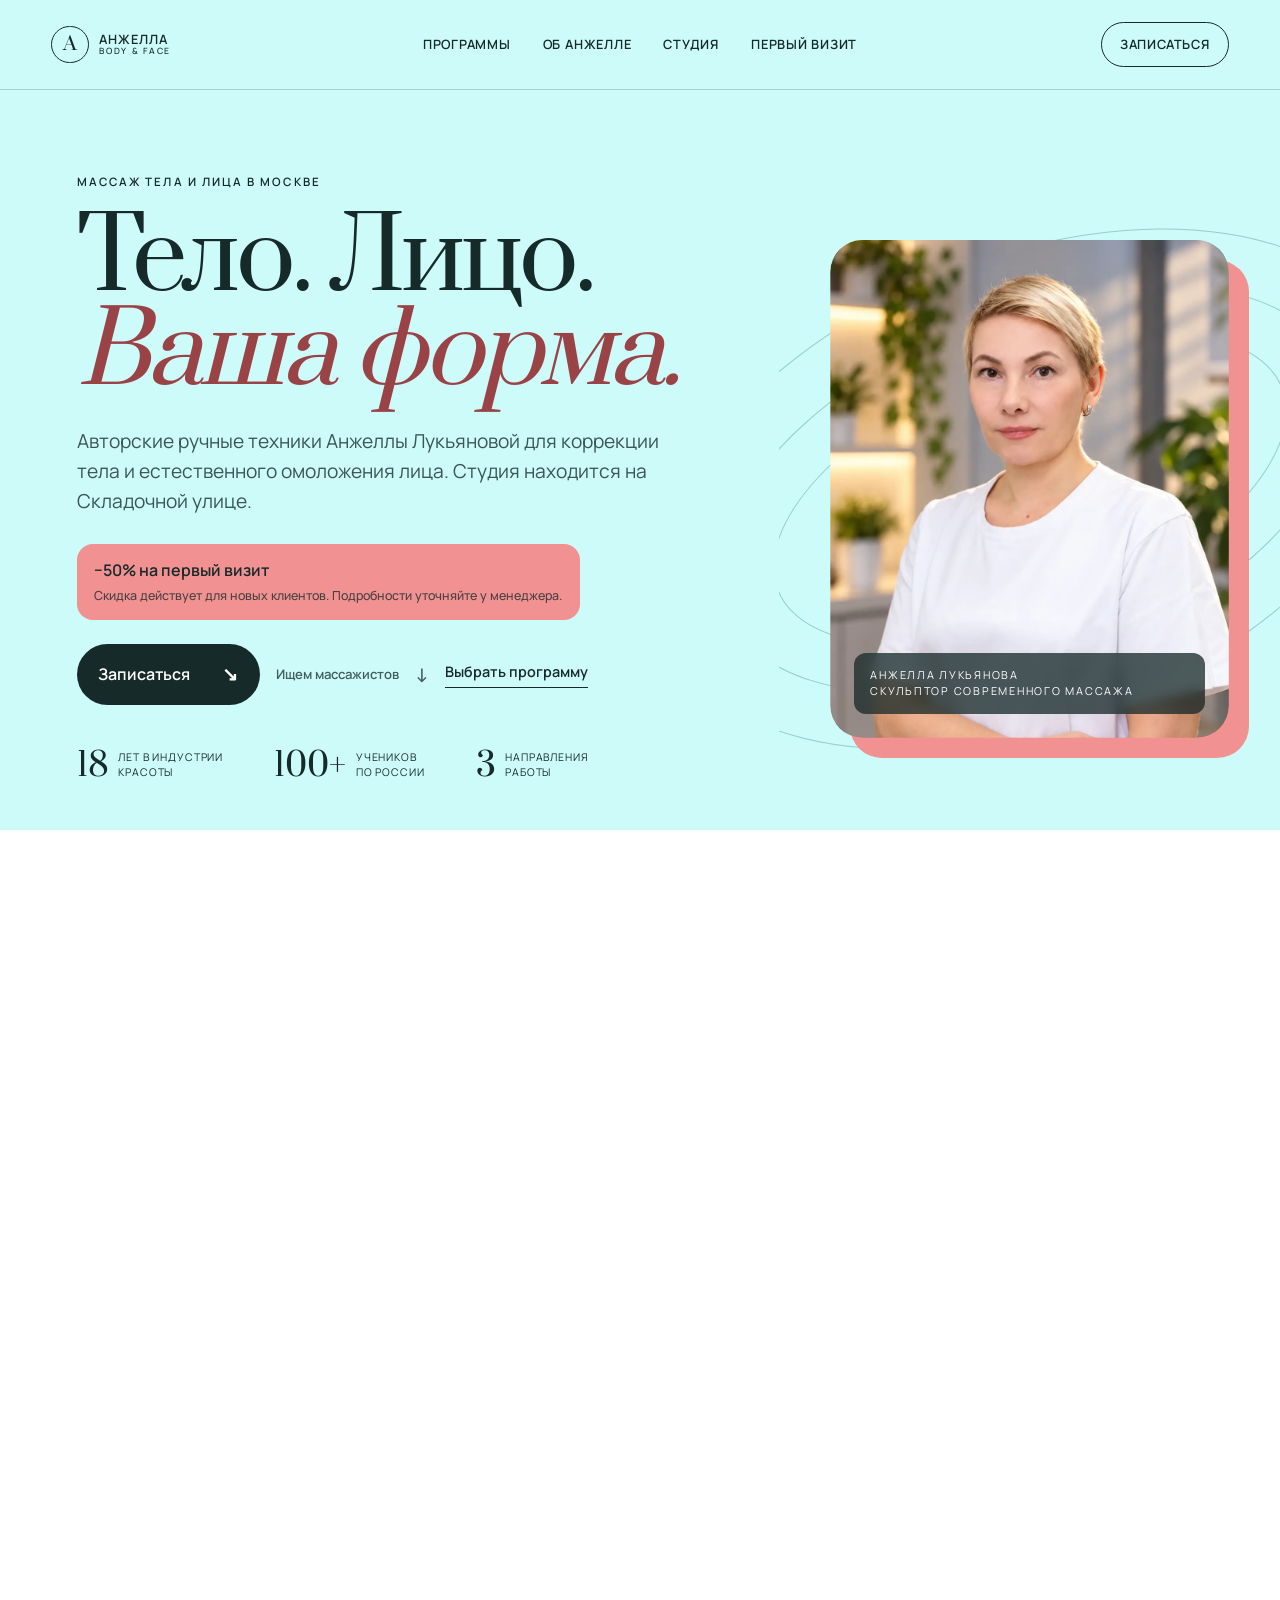
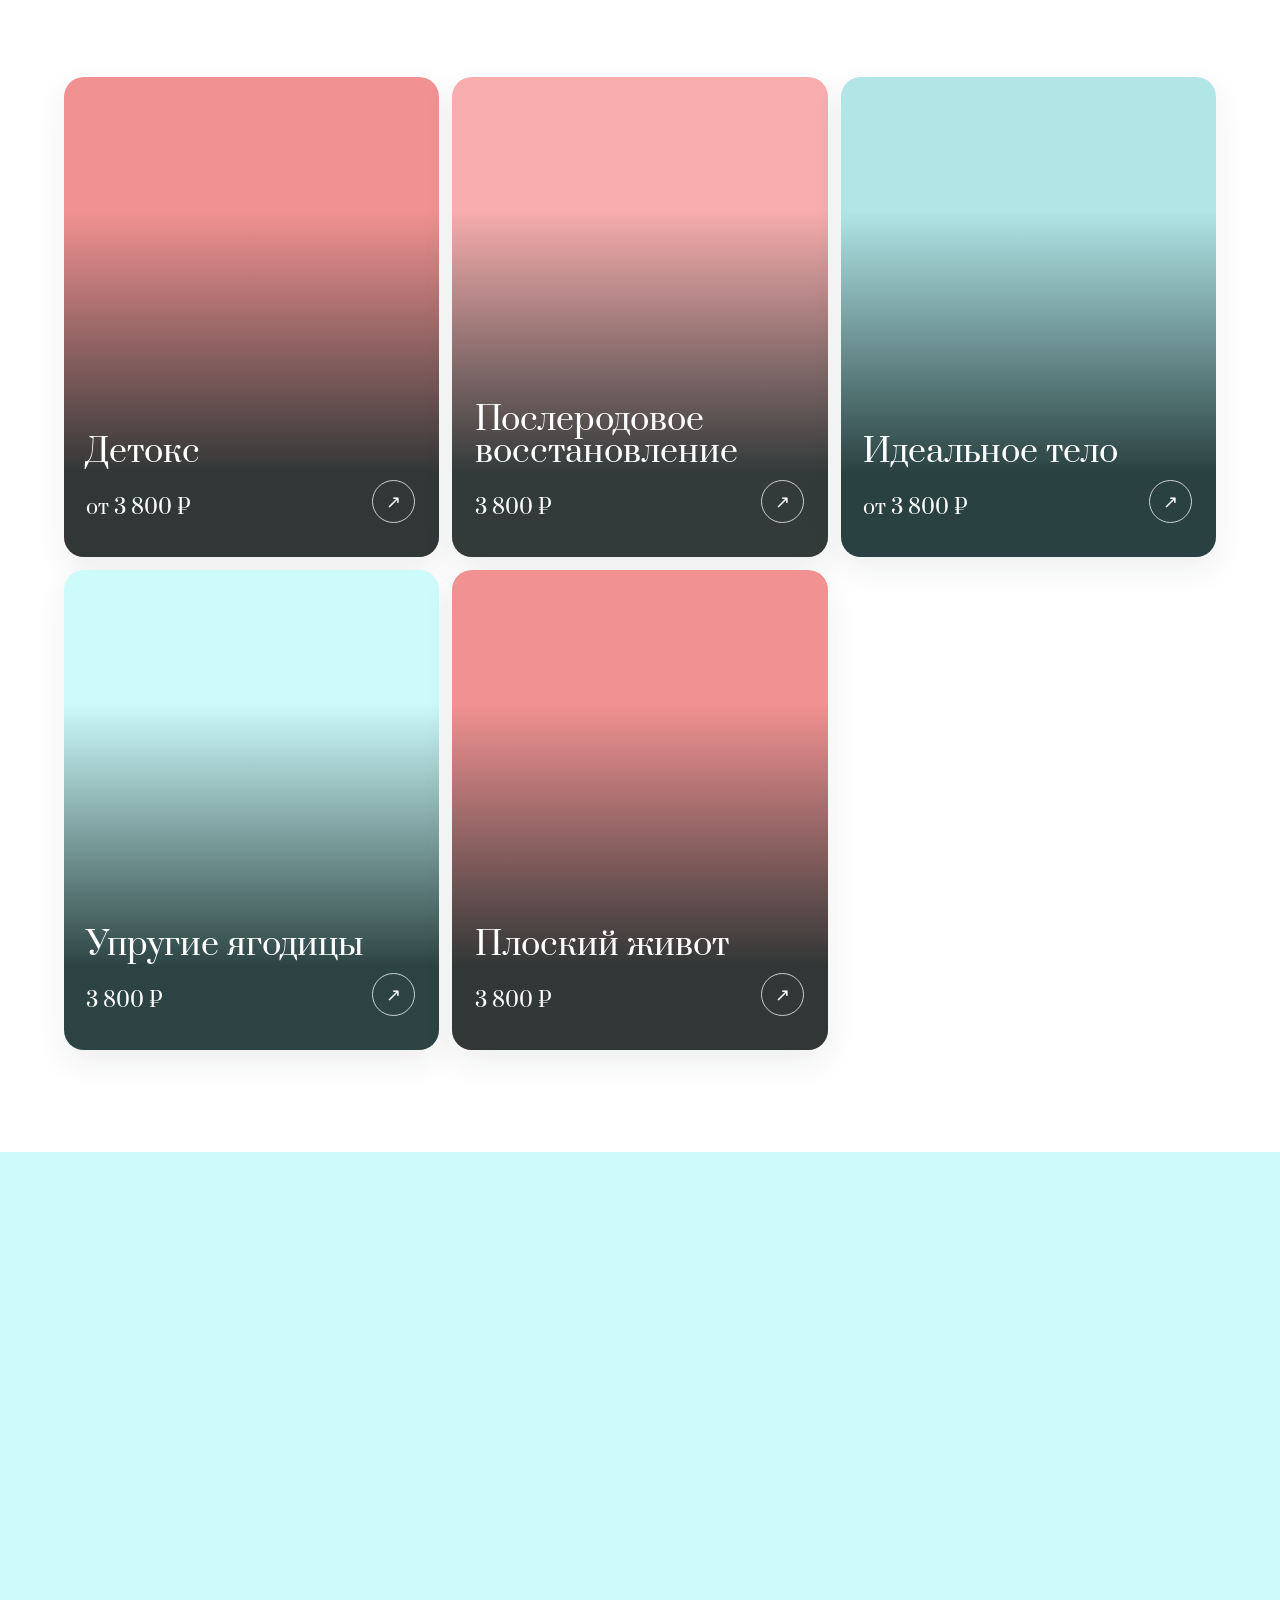
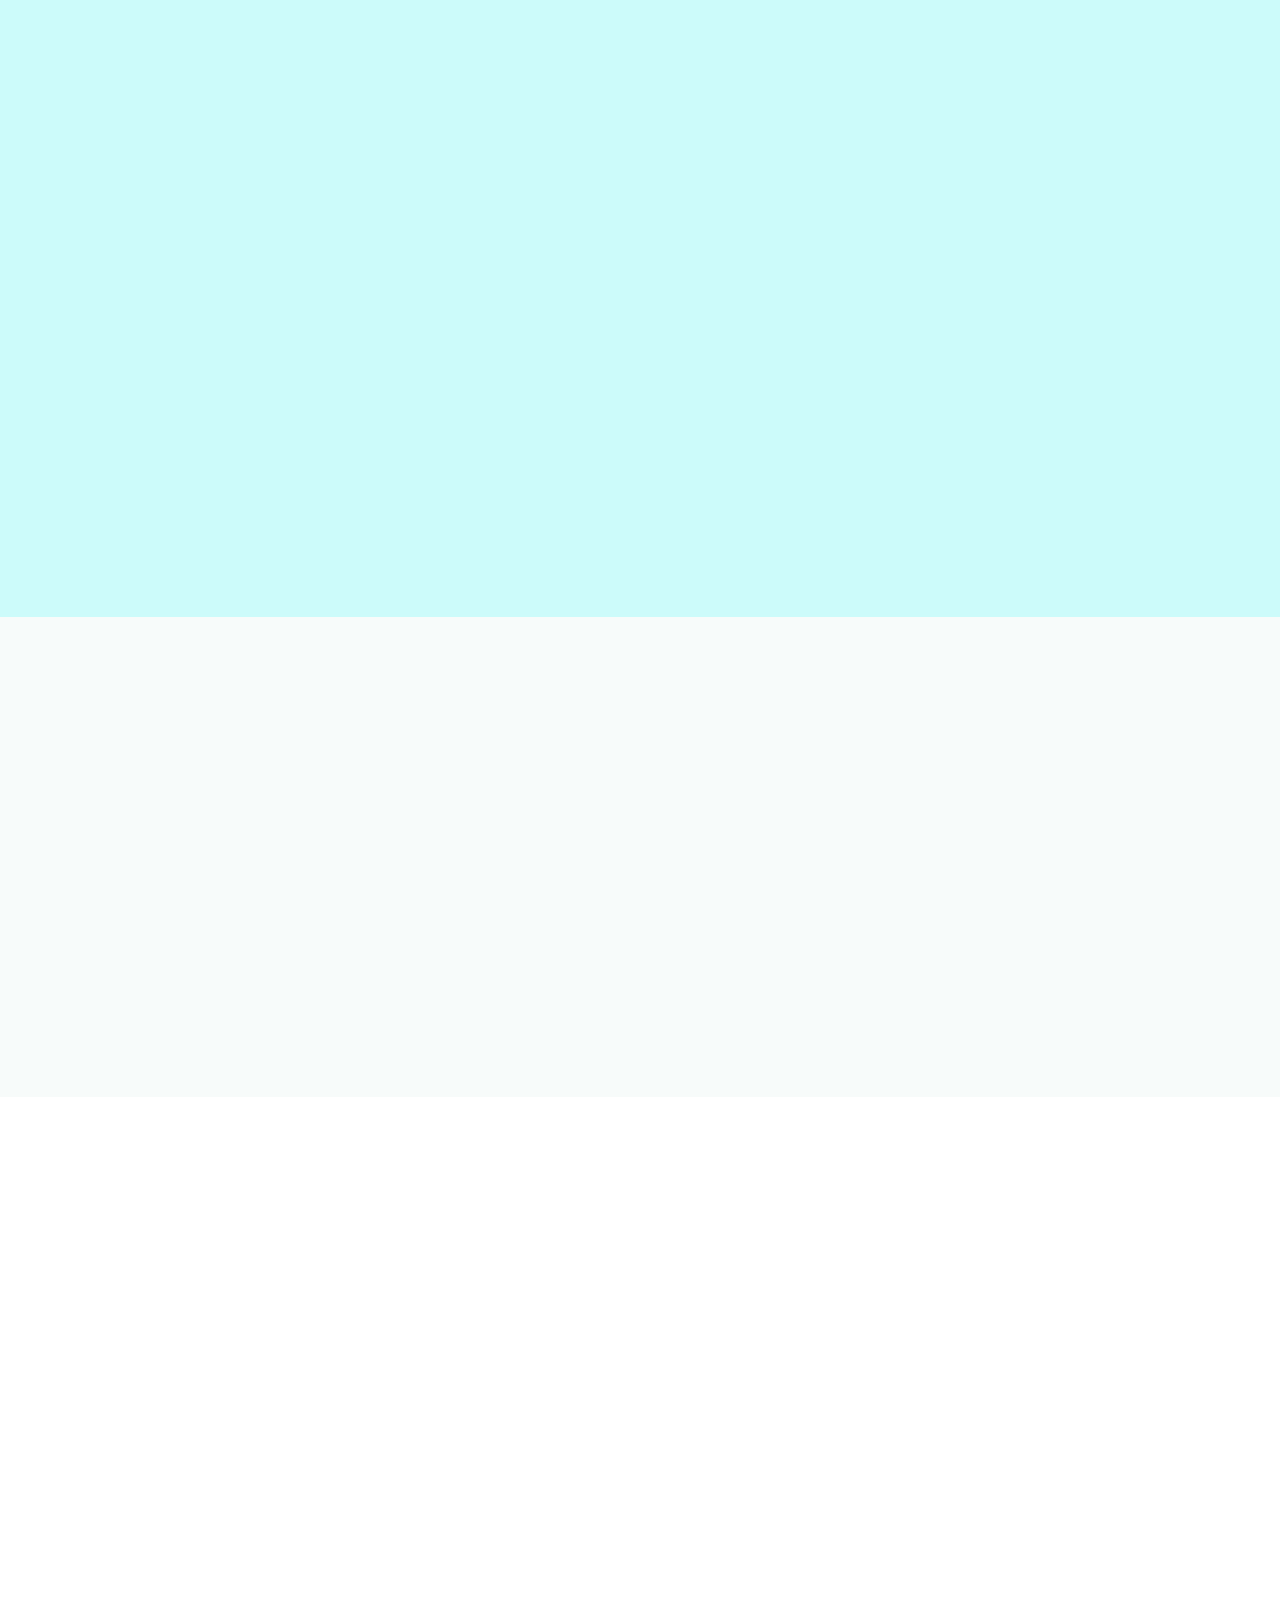
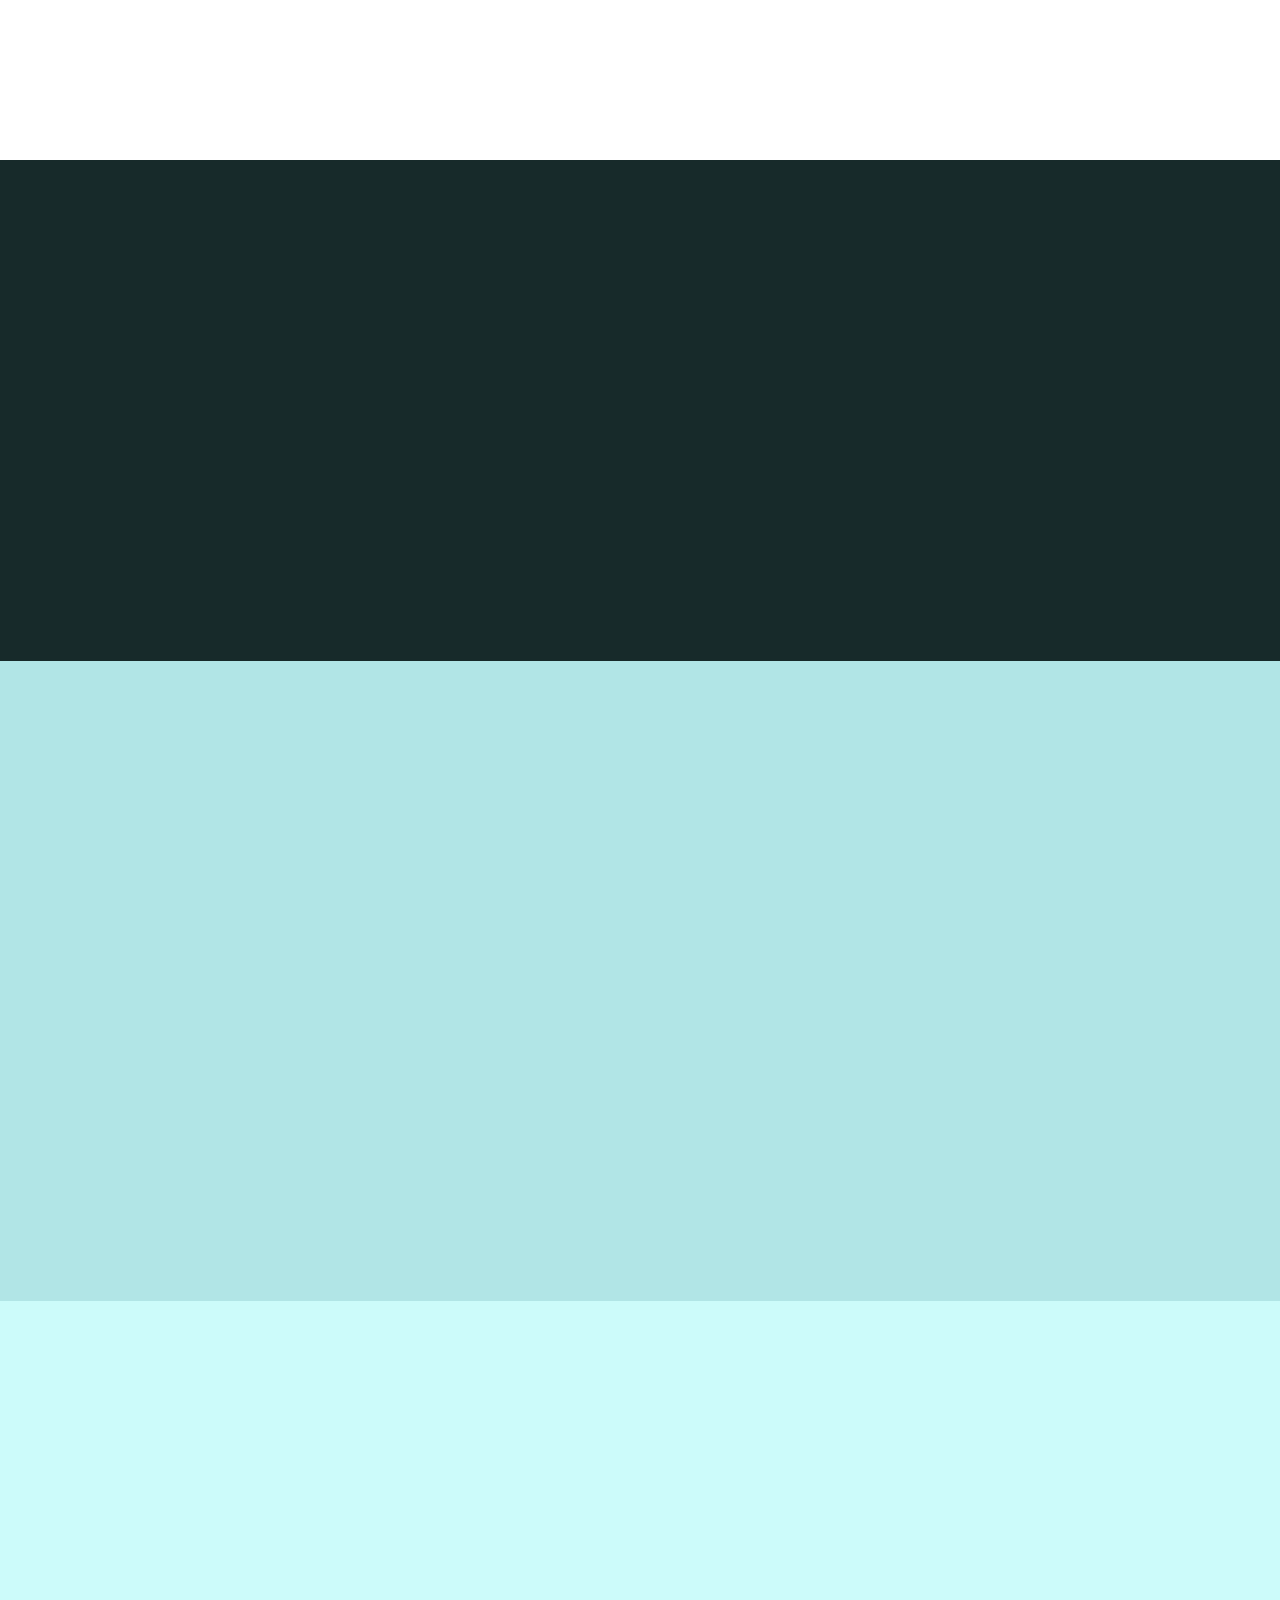
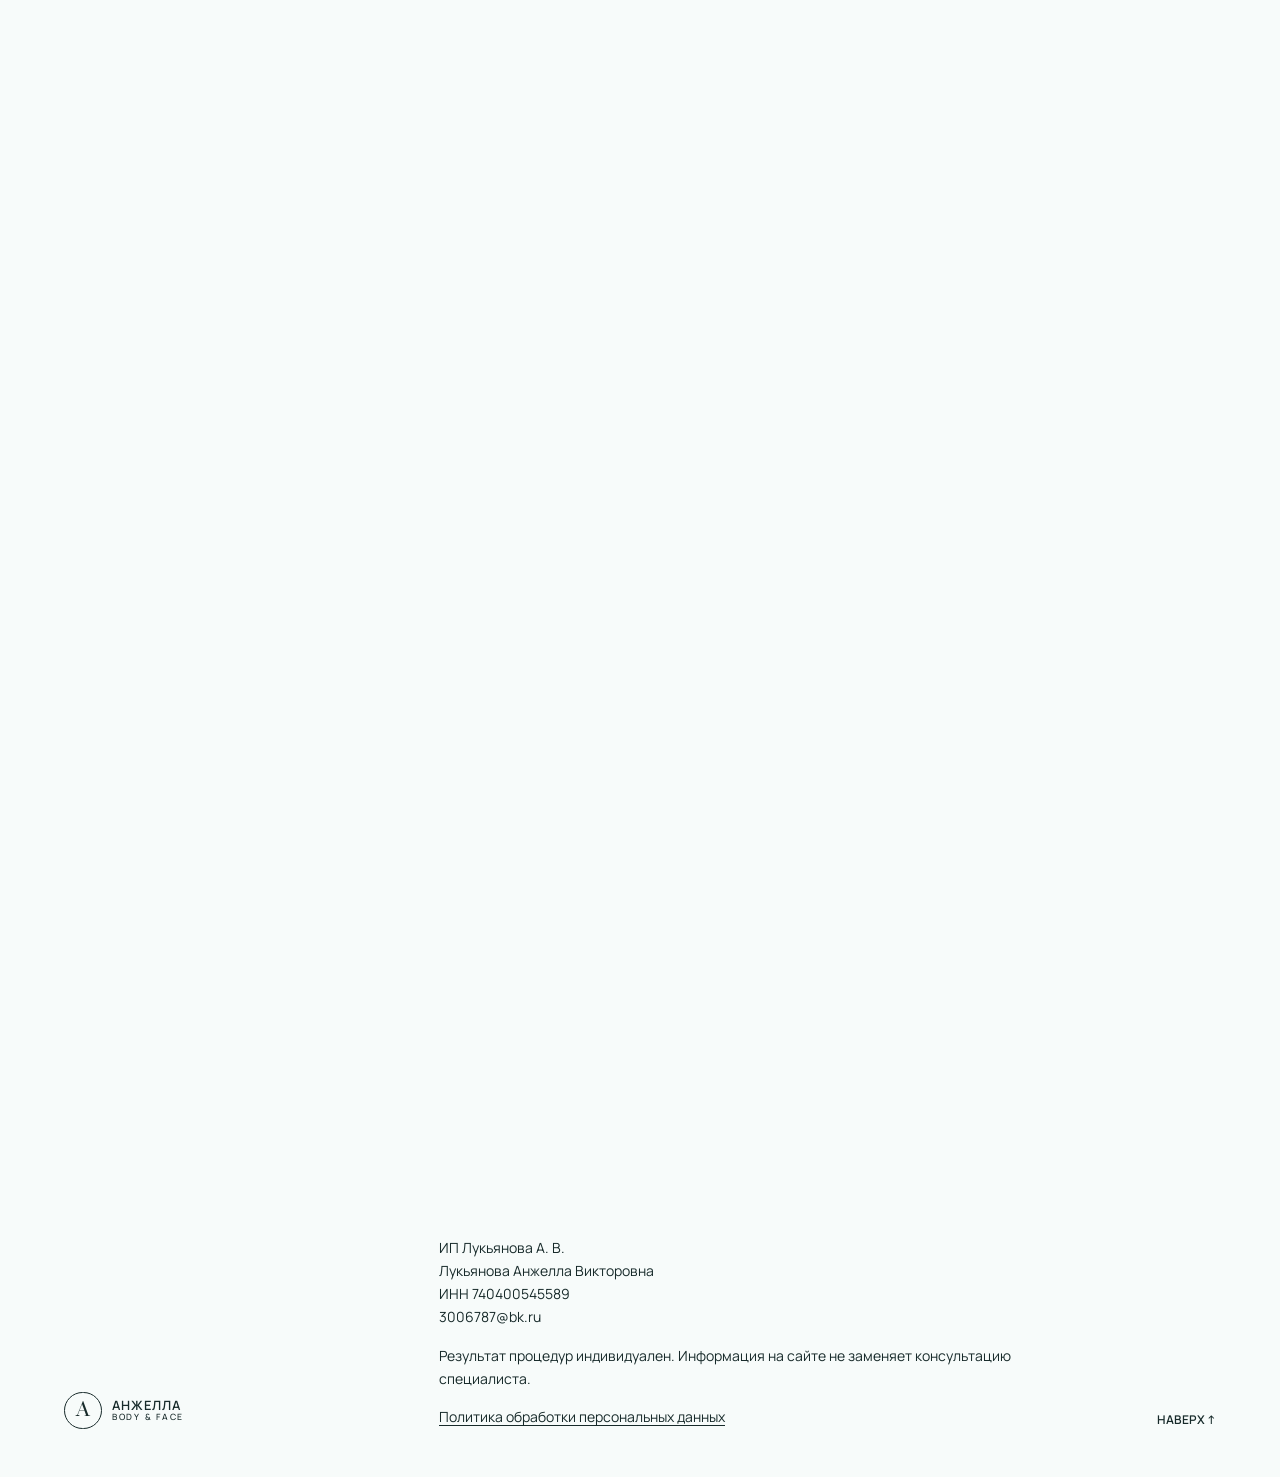
<file: index.html>
<!doctype html>
<html lang="ru">
<head>
  <meta charset="utf-8">
  <meta http-equiv="Cache-Control" content="no-store, no-cache, must-revalidate">
  <meta http-equiv="Pragma" content="no-cache">
  <meta http-equiv="Expires" content="0">
  <meta http-equiv="Content-Security-Policy" content="default-src 'none'; script-src 'self'; style-src 'self'; img-src 'self'; font-src 'self'; connect-src 'self'; frame-src https://yandex.ru; object-src 'none'; base-uri 'none'; form-action 'none'; worker-src 'none'; manifest-src 'none'; upgrade-insecure-requests">
  <meta name="referrer" content="no-referrer">
  <meta name="robots" content="index, follow, max-image-preview:large">
  <meta http-equiv="x-dns-prefetch-control" content="off">
  <meta name="viewport" content="width=device-width, initial-scale=1">
  <meta name="description" content="Студия авторского массажа Анжеллы Лукьяновой в Москве: коррекция тела, омоложение лица и косметологический уход.">
  <meta name="theme-color" content="#CCFBFA">
  <meta property="og:type" content="website">
  <meta property="og:locale" content="ru_RU">
  <meta property="og:title" content="Студия массажа Анжеллы Лукьяновой в Москве">
  <meta property="og:description" content="Авторские программы коррекции тела и естественного омоложения лица в Москве.">
  <meta property="og:url" content="https://angellamassage.ru/">
  <meta property="og:image" content="https://angellamassage.ru/assets/hero-angella.webp">
  <meta name="twitter:card" content="summary_large_image">
  <title>Студия массажа Анжеллы Лукьяновой в Москве</title>
  <link rel="canonical" href="https://angellamassage.ru/">
  <link rel="icon" href="assets/favicon.svg" type="image/svg+xml">
  <link rel="stylesheet" href="assets/styles.css?v=20260930-both-offers-2">
</head>
<body>
  <a class="skip-link" href="#main">Перейти к содержанию</a>

  <header class="site-header" aria-label="Основная навигация">
    <a class="brand" href="#top" aria-label="Анжелла Лукьянова, на главную">
      <span class="brand-mark">A</span>
      <span class="brand-copy">Анжелла<br><small>body &amp; face</small></span>
    </a>
    <nav class="desktop-nav" aria-label="Разделы страницы">
      <a href="#programs">Программы</a>
      <a href="#about">Об Анжелле</a>
      <a href="#studio">Студия</a>
      <a href="#visit">Первый визит</a>
    </nav>
    <a class="header-cta" href="#contacts">Записаться</a>
  </header>

  <nav class="mobile-nav" aria-label="Быстрая навигация">
    <a href="#programs">Услуги</a>
    <a href="#location">Карта</a>
    <a class="mobile-nav-primary" href="#contacts">Запись</a>
  </nav>

  <main id="main">
    <section class="hero" id="top">
      <div class="hero-copy reveal">
        <p class="eyebrow">Массаж тела и лица в Москве</p>
        <h1>Тело. Лицо.<br><em>Ваша форма.</em></h1>
        <p class="hero-lead" data-content="general.heroLead">Авторские ручные техники Анжеллы Лукьяновой для коррекции тела и естественного омоложения лица. Студия находится на Складочной улице.</p>
        <a class="hero-offer" href="#offers">
          <strong data-content="general.firstVisitOffer">−50% на первый визит</strong>
          <span data-content="general.firstVisitOfferNote">Скидка действует для новых клиентов. Подробности уточняйте у менеджера.</span>
        </a>
        <div class="hero-actions">
          <a class="button button-dark" href="#contacts">Записаться <span aria-hidden="true">↘</span></a>
          <a class="button hero-vacancy-button" href="#vacancy">Ищем массажистов <span aria-hidden="true">↓</span></a>
          <a class="text-link" href="#programs">Выбрать программу</a>
        </div>
        <dl class="hero-stats" aria-label="Опыт и квалификация">
          <div><dt>18</dt><dd>лет в индустрии<br>красоты</dd></div>
          <div><dt>100+</dt><dd>учеников<br>по России</dd></div>
          <div><dt>3</dt><dd>направления<br>работы</dd></div>
        </dl>
      </div>
      <div class="hero-visual reveal">
        <div class="hero-touch-waves" aria-hidden="true"><span></span><span></span><span></span></div>
        <figure class="hero-portrait">
          <img src="assets/hero-angella.webp" alt="Анжелла Лукьянова, основатель студии массажа" width="1024" height="1536" fetchpriority="high" decoding="async">
          <figcaption class="image-note">Анжелла Лукьянова<br>скульптор современного массажа</figcaption>
        </figure>
      </div>
    </section>

    <section class="programs section-pad" id="programs" aria-labelledby="programs-title">
      <div class="section-head reveal">
        <div>
          <p class="section-number">Программы</p>
          <h2 id="programs-title">Выберите свою<br><em>точку изменений</em></h2>
        </div>
        <p class="section-intro">Три направления, десять программ. Если сложно выбрать, начните с задачи, которую хотите решить.</p>
      </div>

      <aside class="offers reveal" id="offers" aria-labelledby="offers-title">
        <h3 id="offers-title">Специальные предложения</h3>
        <div class="offers-grid">
          <div class="offer offer-first">
            <strong>−50%</strong>
            <div><h4 data-content="general.firstVisitOffer">−50% на первый визит</h4><p data-content="general.firstVisitOfferNote">Скидка действует для новых клиентов. Подробности уточняйте у менеджера.</p></div>
          </div>
          <div class="offer offer-first offer-friend">
            <strong>Подарок</strong>
            <div><h4 data-content="general.friendOffer">Приведи друга и получи гарантированный подарок</h4><p data-content="general.friendOfferNote">Условия и доступные подарки уточняйте у менеджера при записи.</p></div>
          </div>
        </div>
        <div class="offer-details">
          <p><strong>Как получить скидку:</strong> напишите менеджеру в Telegram или MAX и сообщите, что записываетесь впервые.</p>
        </div>
      </aside>

      <div class="program-tabs reveal" role="tablist" aria-label="Категории программ">
        <button class="tab is-active" id="tab-body" role="tab" aria-selected="true" aria-controls="program-grid" tabindex="0" data-filter="body">Коррекция тела</button>
        <button class="tab" id="tab-face" role="tab" aria-selected="false" aria-controls="program-grid" tabindex="-1" data-filter="face">Омоложение лица</button>
        <button class="tab" id="tab-cosmetology" role="tab" aria-selected="false" aria-controls="program-grid" tabindex="-1" data-filter="cosmetology">Косметология</button>
      </div>

      <div class="program-grid" id="program-grid" role="tabpanel" aria-labelledby="tab-body">
        <button class="service-card coral reveal" type="button" data-category="body" data-service="detox">
          <img class="service-art" src="assets/art-detox.webp" alt="" width="1086" height="1448" loading="lazy" decoding="async">
          <span class="service-name">Детокс</span><strong>от 3 800 ₽</strong><span class="service-arrow">↗</span>
        </button>
        <button class="service-card blush reveal" type="button" data-category="body" data-service="postpartum">
          <img class="service-art" src="assets/art-postpartum.webp" alt="" width="1086" height="1448" loading="lazy" decoding="async">
          <span class="service-name">Послеродовое восстановление</span><strong>3 800 ₽</strong><span class="service-arrow">↗</span>
        </button>
        <button class="service-card aqua reveal" type="button" data-category="body" data-service="ideal-body">
          <img class="service-art" src="assets/art-ideal-body.webp" alt="" width="1086" height="1448" loading="lazy" decoding="async">
          <span class="service-name">Идеальное тело</span><strong>от 3 800 ₽</strong><span class="service-arrow">↗</span>
        </button>
        <button class="service-card ice reveal" type="button" data-category="body" data-service="glutes">
          <img class="service-art" src="assets/art-glutes.webp" alt="" width="1086" height="1448" loading="lazy" decoding="async">
          <span class="service-name">Упругие ягодицы</span><strong>3 800 ₽</strong><span class="service-arrow">↗</span>
        </button>
        <button class="service-card coral reveal" type="button" data-category="body" data-service="flat-stomach">
          <img class="service-art" src="assets/art-flat-stomach.webp" alt="" width="1086" height="1448" loading="lazy" decoding="async">
          <span class="service-name">Плоский живот</span><strong>3 800 ₽</strong><span class="service-arrow">↗</span>
        </button>
        <button class="service-card blush reveal" type="button" data-category="face" data-service="stop-age">
          <img class="service-art" src="assets/art-stop-age.webp" alt="" width="1086" height="1448" loading="lazy" decoding="async">
          <span class="service-name">СтопВозраст</span><strong>3 800 ₽</strong><span class="service-arrow">↗</span>
        </button>
        <button class="service-card aqua reveal" type="button" data-category="face" data-service="face-plastic">
          <img class="service-art" src="assets/art-face-plastic.webp" alt="" width="1086" height="1448" loading="lazy" decoding="async">
          <span class="service-name">Ручная пластика лица</span><strong>3 800 ₽</strong><span class="service-arrow">↗</span>
        </button>
        <button class="service-card ice reveal" type="button" data-category="cosmetology" data-service="lifting">
          <img class="service-art" src="assets/art-lifting.webp" alt="" width="1082" height="1453" loading="lazy" decoding="async">
          <span class="service-name">Лифтинг-комплекс</span><strong>5 000 ₽</strong><span class="service-arrow">↗</span>
        </button>
        <button class="service-card coral reveal" type="button" data-category="cosmetology" data-service="cleaning">
          <img class="service-art" src="assets/art-cleaning.webp" alt="" width="1086" height="1448" loading="lazy" decoding="async">
          <span class="service-name">Механическая чистка</span><strong>3 600 ₽</strong><span class="service-arrow">↗</span>
        </button>
        <button class="service-card aqua reveal" type="button" data-category="cosmetology" data-service="regeneration">
          <img class="service-art" src="assets/art-regeneration.webp" alt="" width="1086" height="1448" loading="lazy" decoding="async">
          <span class="service-name">Очищение + регенерация</span><strong>4 600 ₽</strong><span class="service-arrow">↗</span>
        </button>
      </div>
    </section>

    <section class="about section-pad" id="about" aria-labelledby="about-title">
      <div class="about-title reveal">
        <p class="section-number">Мастер</p>
        <h2 id="about-title">Анжелла<br><em>Лукьянова</em></h2>
        <p class="role">Скульптор современного массажа тела и лица</p>
      </div>
      <div class="about-story reveal">
        <p class="story-lead">«Красота начинается с того момента, когда ты решаешь быть собой»</p>
        <p>Мой путь в сфере массажа начался в 2008 году. Пять лет я работала ведущим косметологом французского бренда в ЦУМе, а затем создала собственный подход к ручной коррекции тела и омоложению лица.</p>
        <p>Сегодня я продолжаю учиться, развиваю авторские методики и передаю их мастерам. Более 100 специалистов по России уже прошли моё обучение.</p>
        <div class="credentials">
          <span>Авторский курс «Арабеска»</span>
          <span>Школа векторного массажа</span>
          <span>Академия Галины Макаровой</span>
          <span>Сертифицированный наставник</span>
        </div>
        <div class="certificate-strip" aria-label="Сертификаты Анжеллы">
          <a href="assets/certificate-fire-dragon.webp" target="_blank" rel="noopener noreferrer" aria-label="Открыть сертификат по программе Огненный дракон"><img src="assets/certificate-fire-dragon.webp" alt="Сертификат Анжеллы Лукьяновой по программе Огненный дракон" width="1600" height="1140" loading="lazy" decoding="async"></a>
          <a href="assets/certificate-fox-eyes.webp" target="_blank" rel="noopener noreferrer" aria-label="Открыть сертификат по массажу лица Лисьи глазки"><img src="assets/certificate-fox-eyes.webp" alt="Сертификат по массажу лица Лисьи глазки" width="1280" height="885" loading="lazy" decoding="async"></a>
          <a href="assets/certificate-vector.webp" target="_blank" rel="noopener noreferrer" aria-label="Открыть сертификат по векторному массажу"><img src="assets/certificate-vector.webp" alt="Сертификат школы векторного массажа" width="888" height="620" loading="lazy" decoding="async"></a>
        </div>
        <button class="certificate-more" type="button">Посмотреть все сертификаты <span aria-hidden="true">↗</span></button>
      </div>
    </section>

    <section class="manifesto section-pad reveal" aria-labelledby="manifesto-title">
      <p class="section-number">Подход</p>
      <div>
        <h2 id="manifesto-title">Не маскируем.<br><span>Работаем с формой.</span></h2>
        <p>Подбираем программу под вашу задачу: уменьшить отёчность, улучшить тонус кожи, подчеркнуть контуры тела или вернуть лицу свежий вид.</p>
      </div>
    </section>

    <section class="studio-gallery section-pad" id="studio" aria-labelledby="studio-title">
      <div class="section-head reveal">
        <div>
          <p class="section-number">Пространство</p>
          <h2 id="studio-title">Место, где<br><em>можно выдохнуть</em></h2>
        </div>
        <p class="section-intro">Спокойная атмосфера, уютные кабинеты и удобные массажные кушетки. Пространство, в котором всё готово к вашему отдыху.</p>
      </div>
      <div class="studio-grid" aria-label="Интерьеры массажной студии">
        <a class="studio-photo reveal" href="assets/studio-reception-new.webp" target="_blank" rel="noopener noreferrer" aria-label="Открыть фотографию зоны встречи">
          <img src="assets/studio-reception-new.webp" alt="Зона встречи в студии массажа Анжеллы Лукьяновой" width="1447" height="1087" loading="lazy" decoding="async">
        </a>
        <a class="studio-photo reveal" href="assets/studio-neutral.webp" target="_blank" rel="noopener noreferrer" aria-label="Открыть фотографию массажного кабинета">
          <img src="assets/studio-neutral.webp" alt="Светлый массажный кабинет с подготовленной кушеткой" width="1448" height="1086" loading="lazy" decoding="async">
        </a>
        <a class="studio-photo studio-photo-portrait reveal" href="assets/studio-green.webp" target="_blank" rel="noopener noreferrer" aria-label="Открыть фотографию кабинета с зелёной кушеткой">
          <img src="assets/studio-green.webp" alt="Массажный кабинет с зелёной кушеткой и мягким светом" width="1087" height="1447" loading="lazy" decoding="async">
        </a>
        <a class="studio-photo studio-photo-portrait reveal" href="assets/studio-curtains.webp" target="_blank" rel="noopener noreferrer" aria-label="Открыть фотографию уютного кабинета">
          <img src="assets/studio-curtains.webp" alt="Уютный массажный кабинет с полотенцами и мягким освещением" width="1087" height="1447" loading="lazy" decoding="async">
        </a>
        <a class="studio-photo studio-photo-portrait reveal" href="assets/studio-mirror.webp" target="_blank" rel="noopener noreferrer" aria-label="Открыть фотографию кабинета с зеркалом">
          <img src="assets/studio-mirror.webp" alt="Массажный кабинет с подсвеченным зеркалом" width="1086" height="1448" loading="lazy" decoding="async">
        </a>
      </div>
    </section>

    <section class="visit section-pad" id="visit" aria-labelledby="visit-title">
      <div class="section-head reveal">
        <div><p class="section-number">Первый визит</p><h2 id="visit-title">Спокойно.<br><em>Всё по шагам.</em></h2></div>
        <p class="section-intro">Не нужно разбираться в названиях техник. Достаточно рассказать, какой результат вы хотите получить.</p>
      </div>
      <ol class="steps">
        <li class="reveal"><h3>Знакомимся</h3><p>Обсуждаем вашу задачу, особенности и ожидания от процедуры.</p></li>
        <li class="reveal"><h3>Выбираем программу</h3><p>Специалист рекомендует технику и продолжительность сеанса.</p></li>
        <li class="reveal"><h3>Проводим массаж</h3><p>Проводим процедуру и даём рекомендации по дальнейшему уходу.</p></li>
      </ol>
      <div class="process-gallery" role="group" aria-labelledby="process-title">
        <div class="process-heading reveal">
          <h3 id="process-title">Как проходит массаж</h3>
          <p>Ручная работа с телом и лицом. Несколько моментов из наших сеансов.</p>
        </div>
        <div class="process-grid">
          <a class="process-photo reveal" href="assets/process-neck.webp" target="_blank" rel="noopener noreferrer" aria-label="Открыть фотографию работы с плечами и шеей">
            <img src="assets/process-neck.webp" alt="Анжелла работает с зоной плеч и шеи" width="1024" height="1536" loading="lazy" decoding="async">
          </a>
          <a class="process-photo reveal" href="assets/process-body.webp" target="_blank" rel="noopener noreferrer" aria-label="Открыть фотографию массажа спины">
            <img src="assets/process-body.webp" alt="Анжелла проводит ручной массаж спины" width="1086" height="1448" loading="lazy" decoding="async">
          </a>
          <a class="process-photo process-photo-wide reveal" href="assets/process-leg.webp" target="_blank" rel="noopener noreferrer" aria-label="Открыть фотографию массажа ног">
            <img src="assets/process-leg.webp" alt="Ручная техника массажа ног" width="1536" height="1024" loading="lazy" decoding="async">
          </a>
        </div>
      </div>
    </section>

    <section class="values section-pad" aria-labelledby="values-title">
      <div class="values-panel reveal">
        <p class="section-number">Стандарт студии</p>
        <h2 id="values-title">Одна методика.<br><em>Единое качество.</em></h2>
        <p>В основе работы студии авторские ручные техники Анжеллы. Каждая программа адаптируется под человека, а не наоборот.</p>
      </div>
      <div class="values-list reveal">
        <div><p>Авторские ручные техники массажа тела и лица</p></div>
        <div><p>Постоянное повышение квалификации</p></div>
        <div><p>Индивидуальный план процедур</p></div>
        <div><p>Честный разговор о возможном результате</p></div>
      </div>
    </section>

    <section class="faq section-pad" aria-labelledby="faq-title">
      <div class="faq-heading reveal"><p class="section-number">Вопросы</p><h2 id="faq-title">Перед тем,<br><em>как записаться</em></h2></div>
      <div class="accordion reveal">
        <details open><summary>Как выбрать программу?<span>+</span></summary><p>Ориентируйтесь на основную задачу. Если сомневаетесь, специалист поможет подобрать направление и длительность перед записью.</p></details>
        <details id="preparation"><summary>Как подготовиться к массажу?<span>+</span></summary>
          <p>Рекомендации студии перед сеансом:</p>
          <ul class="preparation-list">
            <li>Выпейте 1-2 стакана воды за час-два до массажа.</li>
            <li>Избегайте обильной еды за 1,5-2 часа до сеанса.</li>
            <li>Воздержитесь от алкоголя как минимум за сутки до массажа.</li>
            <li>Если принимаете лекарства, сообщите об этом массажисту лично перед процедурой.</li>
            <li>Примите душ или ванну перед массажем.</li>
            <li>Не наносите косметические средства перед процедурой.</li>
            <li>Перед посещением освободите мочевой пузырь и при необходимости кишечник.</li>
            <li>Перед процедурой лично сообщите массажисту, если у вас есть аллергия на косметические средства.</li>
            <li>Придите хотя бы за 5 минут до начала, чтобы спокойно настроиться на сеанс.</li>
            <li>Выключите звук на телефоне.</li>
          </ul>
        </details>
        <details><summary>Есть ли противопоказания?<span>+</span></summary><p>Да. Обсудите ограничения со специалистом лично перед процедурой. Не отправляйте медицинские документы и сведения о здоровье через мессенджеры или электронную почту. При необходимости потребуется консультация врача.</p></details>
        <details class="result-details"><summary>Когда будет заметен результат?<span>+</span></summary>
          <div class="faq-answer">
            <p>У отдельных клиентов уменьшение отёчности может дать до 5 см в объёмах уже после первого сеанса. Выраженность и длительность эффекта индивидуальны и зависят от исходного состояния.</p>
            <figure class="result-art">
              <img src="assets/art-result-5cm.webp" width="1536" height="1024" loading="lazy" decoding="async" alt="Иллюстрация измерения объёмов после сеанса ручного массажа">
              <figcaption><strong>до 5 см</strong><span>после первого сеанса*</span></figcaption>
            </figure>
            <p class="result-note">* Возможный эффект связан прежде всего с уменьшением отёчности. Результат индивидуален.</p>
          </div>
        </details>
      </div>
    </section>

    <section class="location section-pad" id="location" aria-labelledby="location-title">
      <div class="section-head reveal">
        <div>
          <p class="section-number">Карта и отзывы</p>
          <h2 id="location-title">Отзывы гостей<br><em>на Яндекс Картах</em></h2>
        </div>
        <div class="location-copy">
          <p>Реальные впечатления клиентов о студии и работе мастеров.</p>
          <p>Из виджета можно перейти на Яндекс Карты и оставить свой отзыв.</p>
        </div>
      </div>
      <div class="map-consent reveal" id="yandex-map" data-map-src="https://yandex.ru/maps-reviews-widget/124073549368?comments">
        <div class="map-consent-card" id="map-consent-card">
          <p class="eyebrow">Внешний сервис</p>
          <h3>Показать отзывы</h3>
          <p>До вашего согласия виджет Яндекса не загружается. После нажатия Яндекс получит IP-адрес и технические данные браузера и может использовать cookies по своим правилам.</p>
          <div class="map-consent-actions">
            <button class="button button-dark" id="load-yandex-map" type="button">Согласиться и читать отзывы</button>
            <a class="text-link" href="https://yandex.ru/maps/org/massazhny_kabinet_lukyanovoy_a_v_/124073549368/reviews/?ll=37.594019%2C55.804668&amp;z=15" target="_blank" rel="noopener noreferrer" referrerpolicy="no-referrer">Открыть отзывы отдельно</a>
          </div>
          <p class="map-policy-link"><a href="privacy.html#cookies-title">Подробнее о cookies и обработке данных</a></p>
        </div>
      </div>
      <p class="map-controls" id="map-controls" hidden><button type="button" id="unload-yandex-map">Отключить виджет и отозвать согласие</button></p>
      <noscript><p class="map-noscript">Для встроенных отзывов требуется JavaScript. Вы можете <a href="https://yandex.ru/maps/org/massazhny_kabinet_lukyanovoy_a_v_/124073549368/reviews/?ll=37.594019%2C55.804668&amp;z=15" target="_blank" rel="noopener noreferrer" referrerpolicy="no-referrer">прочитать отзывы на Яндекс Картах</a>.</p></noscript>
    </section>

    <section class="contact section-pad" id="contacts" aria-labelledby="contact-title">
      <div class="contact-copy reveal">
        <p class="section-number">Контакты и запись</p>
        <h2 id="contact-title">Начнём с<br><em>вашей задачи</em></h2>
        <address class="studio-address"><p data-content="general.address">ул. Складочная, 1 стр. 5, БЦ «Гульден», 2 этаж, 5 линия, офис 2127</p></address>
        <p class="contact-hours" data-content="general.hours">Ежедневно с 10:00 до 21:00</p>
      </div>
      <div class="contact-actions reveal">
        <a class="contact-button contact-button-primary" data-link-content="general.maxUrl" href="https://web.max.ru/165388422" target="_blank" rel="noopener noreferrer" referrerpolicy="no-referrer">
          <span class="contact-button-main"><span class="contact-icon" aria-hidden="true"><svg viewBox="0 0 24 24"><path d="M5 17V7l7 6 7-6v10"/></svg></span><span>Записаться в MAX</span></span><span class="contact-arrow" aria-hidden="true">↗</span>
        </a>
        <a class="contact-button contact-button-telegram" data-link-content="general.telegramUrl" href="https://t.me/sv5040" target="_blank" rel="noopener noreferrer" referrerpolicy="no-referrer">
          <span class="contact-button-main"><span class="contact-icon" aria-hidden="true"><svg viewBox="0 0 24 24"><path d="m4 11 15-6-4.5 14-3.2-5-3.3 3 .8-4.2L4 11Z"/></svg></span><span>Написать в Telegram · @sv5040</span></span><span class="contact-arrow" aria-hidden="true">↗</span>
        </a>
        <a class="contact-button contact-button-booking" data-link-content="general.dikidiUrl" href="https://dikidi.ru/1643378?p=0.pi" target="_blank" rel="noopener noreferrer" referrerpolicy="no-referrer">
          <span class="contact-button-main"><span class="contact-icon" aria-hidden="true"><svg viewBox="0 0 24 24"><rect x="5" y="6" width="14" height="13" rx="2"/><path d="M8 4v4m8-4v4M5 10h14m-10 4 2 2 4-4"/></svg></span><span>Записаться онлайн в DIKIDI</span></span><span class="contact-arrow" aria-hidden="true">↗</span>
        </a>
        <a class="contact-button" href="https://yandex.ru/maps/org/massazhny_kabinet_lukyanovoy_a_v_/124073549368/reviews/?ll=37.594019%2C55.804668&amp;z=15" target="_blank" rel="noopener noreferrer" referrerpolicy="no-referrer">
          <span class="contact-button-main"><span class="contact-icon" aria-hidden="true"><svg viewBox="0 0 24 24"><path d="M12 21s6-5.4 6-11a6 6 0 1 0-12 0c0 5.6 6 11 6 11Z"/><circle cx="12" cy="10" r="2"/></svg></span><span>Читать отзывы в Яндекс Картах</span></span><span class="contact-arrow" aria-hidden="true">↗</span>
        </a>
        <p>Только по предварительной записи</p>
        <p class="contact-privacy">Для записи достаточно имени и удобного времени. Кнопки открывают внешние сервисы MAX, Telegram, DIKIDI и Яндекс Карты. <a href="privacy.html">Как обрабатываются данные</a></p>
      </div>
    </section>

    <section class="vacancy section-pad" id="vacancy" aria-labelledby="vacancy-title">
      <div class="section-head reveal">
        <div>
          <p class="section-number">Открыта вакансия</p>
          <h2 id="vacancy-title" data-content="vacancy.title">Ищем массажистов</h2>
        </div>
        <p class="section-intro" data-content="vacancy.intro">Приглашаем опытных специалистов и новичков, которые хотят освоить востребованную профессию и расти до уровня ВИП-мастера.</p>
      </div>

      <div class="vacancy-grid">
        <article class="vacancy-card vacancy-card-dark reveal">
          <p class="vacancy-label">Для специалистов с опытом</p>
          <h3>Работа с телом<br>и лицом</h3>
          <ul>
            <li>Знание классических техник будет преимуществом</li>
            <li data-content="vacancy.income">Доход от 100 000 ₽: процент от выручки</li>
            <li>Возможность вырасти до уровня ВИП-мастера</li>
            <li>Заботливая атмосфера женской студии</li>
          </ul>
        </article>

        <article class="vacancy-card vacancy-card-light reveal">
          <p class="vacancy-label">Для новичков без опыта</p>
          <h3>Обучим с нуля<br>за одну неделю</h3>
          <p><strong data-content="vacancy.trainingPrice">Первый этап обучения — 19 000 ₽</strong>. <span data-content="vacancy.trainingText">За неделю вы освоите базу, поработаете в парах, попробуете техники на себе и пройдёте практику на моделях в студии.</span></p>
          <ul>
            <li>Техники массажа тела и лица</li>
            <li>Подготовка к работе сразу после обучения</li>
            <li>Дальнейший рост внутри студии</li>
          </ul>
        </article>
      </div>

      <div class="vacancy-bottom reveal">
        <div>
          <p class="vacancy-label">Что важно</p>
          <p data-content="vacancy.requirements">Медицинская книжка обязательна. Также ждём нацеленность на результат, желание работать и зарабатывать, коммуникабельность и клиентоориентированность.</p>
        </div>
        <div class="vacancy-actions">
          <a class="button button-dark" data-link-content="general.telegramUrl" href="https://t.me/sv5040" target="_blank" rel="noopener noreferrer" referrerpolicy="no-referrer">Откликнуться в Telegram <span aria-hidden="true">↗</span></a>
        </div>
      </div>
      <p class="vacancy-privacy reveal">Для отклика достаточно написать в Telegram. Не отправляйте в первом сообщении паспортные данные, документы и другие избыточные сведения. Перед отправкой ознакомьтесь с <a href="privacy.html#candidates-title">порядком обработки данных кандидатов</a>.</p>
      <p class="vacancy-note reveal">Подробности об условиях работы и следующих этапах обучения обсудим на собеседовании.</p>
    </section>
  </main>

  <footer>
    <div class="brand footer-brand"><span class="brand-mark">A</span><span class="brand-copy">Анжелла<br><small>body &amp; face</small></span></div>
    <div class="footer-details">
      <p class="footer-business">ИП Лукьянова А. В.<br>Лукьянова Анжелла Викторовна<br>ИНН 740400545589<br><a data-mail-content="general.email" href="mailto:3006787@bk.ru">3006787@bk.ru</a></p>
      <p>Результат процедур индивидуален. Информация на сайте не заменяет консультацию специалиста.</p>
      <a class="privacy-link" href="privacy.html">Политика обработки персональных данных</a>
    </div>
    <a href="#top">Наверх ↑</a>
  </footer>

  <dialog class="service-dialog" id="service-dialog" aria-labelledby="service-dialog-title">
    <button class="dialog-close service-dialog-close" type="button" aria-label="Закрыть">×</button>
    <img class="service-dialog-art" id="service-dialog-art" src="assets/art-detox.webp" alt="Иллюстрация программы Детокс" width="1086" height="1448" loading="lazy" decoding="async">
    <div class="service-dialog-copy">
      <p class="eyebrow" id="service-dialog-category">Программа</p>
      <h2 id="service-dialog-title"></h2>
      <div class="service-dialog-prices" id="service-dialog-prices" aria-label="Стоимость и длительность"></div>
      <p id="service-dialog-description"></p>
      <ul id="service-dialog-benefits"></ul>
      <div class="service-offer-note">
        <p><strong data-content="general.firstVisitOffer">−50% на первый визит</strong>. <span data-content="general.firstVisitOfferNote">Скидка действует для новых клиентов. Подробности уточняйте у менеджера.</span></p>
        <p><strong data-content="general.friendOffer">Приведи друга и получи гарантированный подарок</strong>. <span data-content="general.friendOfferNote">Условия и доступные подарки уточняйте у менеджера при записи.</span></p>
      </div>
      <a class="button button-dark service-book" data-link-content="general.maxUrl" href="https://web.max.ru/165388422" target="_blank" rel="noopener noreferrer" referrerpolicy="no-referrer">Записаться в MAX <span aria-hidden="true">↗</span></a>
      <a class="service-book-alternative" href="#contacts">Другие способы связи</a>
    </div>
  </dialog>

  <dialog class="certificate-dialog" id="certificate-dialog" aria-labelledby="certificate-dialog-title">
    <button class="dialog-close certificate-dialog-close" type="button" aria-label="Закрыть">×</button>
    <p class="eyebrow">Обучение и квалификация</p>
    <h2 id="certificate-dialog-title">Сертификаты Анжеллы</h2>
    <div class="certificate-dialog-grid">
      <a href="assets/certificate-fire-dragon.webp" target="_blank" rel="noopener noreferrer"><img src="assets/certificate-fire-dragon.webp" alt="Сертификат по программе Огненный дракон" width="1600" height="1140" loading="lazy" decoding="async"></a>
      <a href="assets/certificate-fox-eyes.webp" target="_blank" rel="noopener noreferrer"><img src="assets/certificate-fox-eyes.webp" alt="Сертификат по массажу лица Лисьи глазки" width="1280" height="885" loading="lazy" decoding="async"></a>
      <a href="assets/certificate-vector.webp" target="_blank" rel="noopener noreferrer"><img src="assets/certificate-vector.webp" alt="Сертификат школы векторного массажа" width="888" height="620" loading="lazy" decoding="async"></a>
      <a href="assets/certificate-body.webp" target="_blank" rel="noopener noreferrer"><img src="assets/certificate-body.webp" alt="Сертификат по программе лимфодренаж" width="1200" height="848" loading="lazy" decoding="async"></a>
      <a href="assets/certificate-face.webp" target="_blank" rel="noopener noreferrer"><img src="assets/certificate-face.webp" alt="Сертификат по массажу лица" width="1200" height="830" loading="lazy" decoding="async"></a>
      <a href="assets/certificate-business.webp" target="_blank" rel="noopener noreferrer"><img src="assets/certificate-business.webp" alt="Сертификат Анжеллы Лукьяновой" width="1200" height="600" loading="lazy" decoding="async"></a>
      <a href="assets/certificate-face-contour.webp" target="_blank" rel="noopener noreferrer"><img src="assets/certificate-face-contour.webp" alt="Сертификат по коррекции овала лица" width="1280" height="885" loading="lazy" decoding="async"></a>
    </div>
  </dialog>

  <script src="assets/runtime-config.js?v=20260930-both-offers-1" defer></script>
  <script src="assets/site.js?v=20261001-prices-1" defer></script>
</body>
</html>
</file>
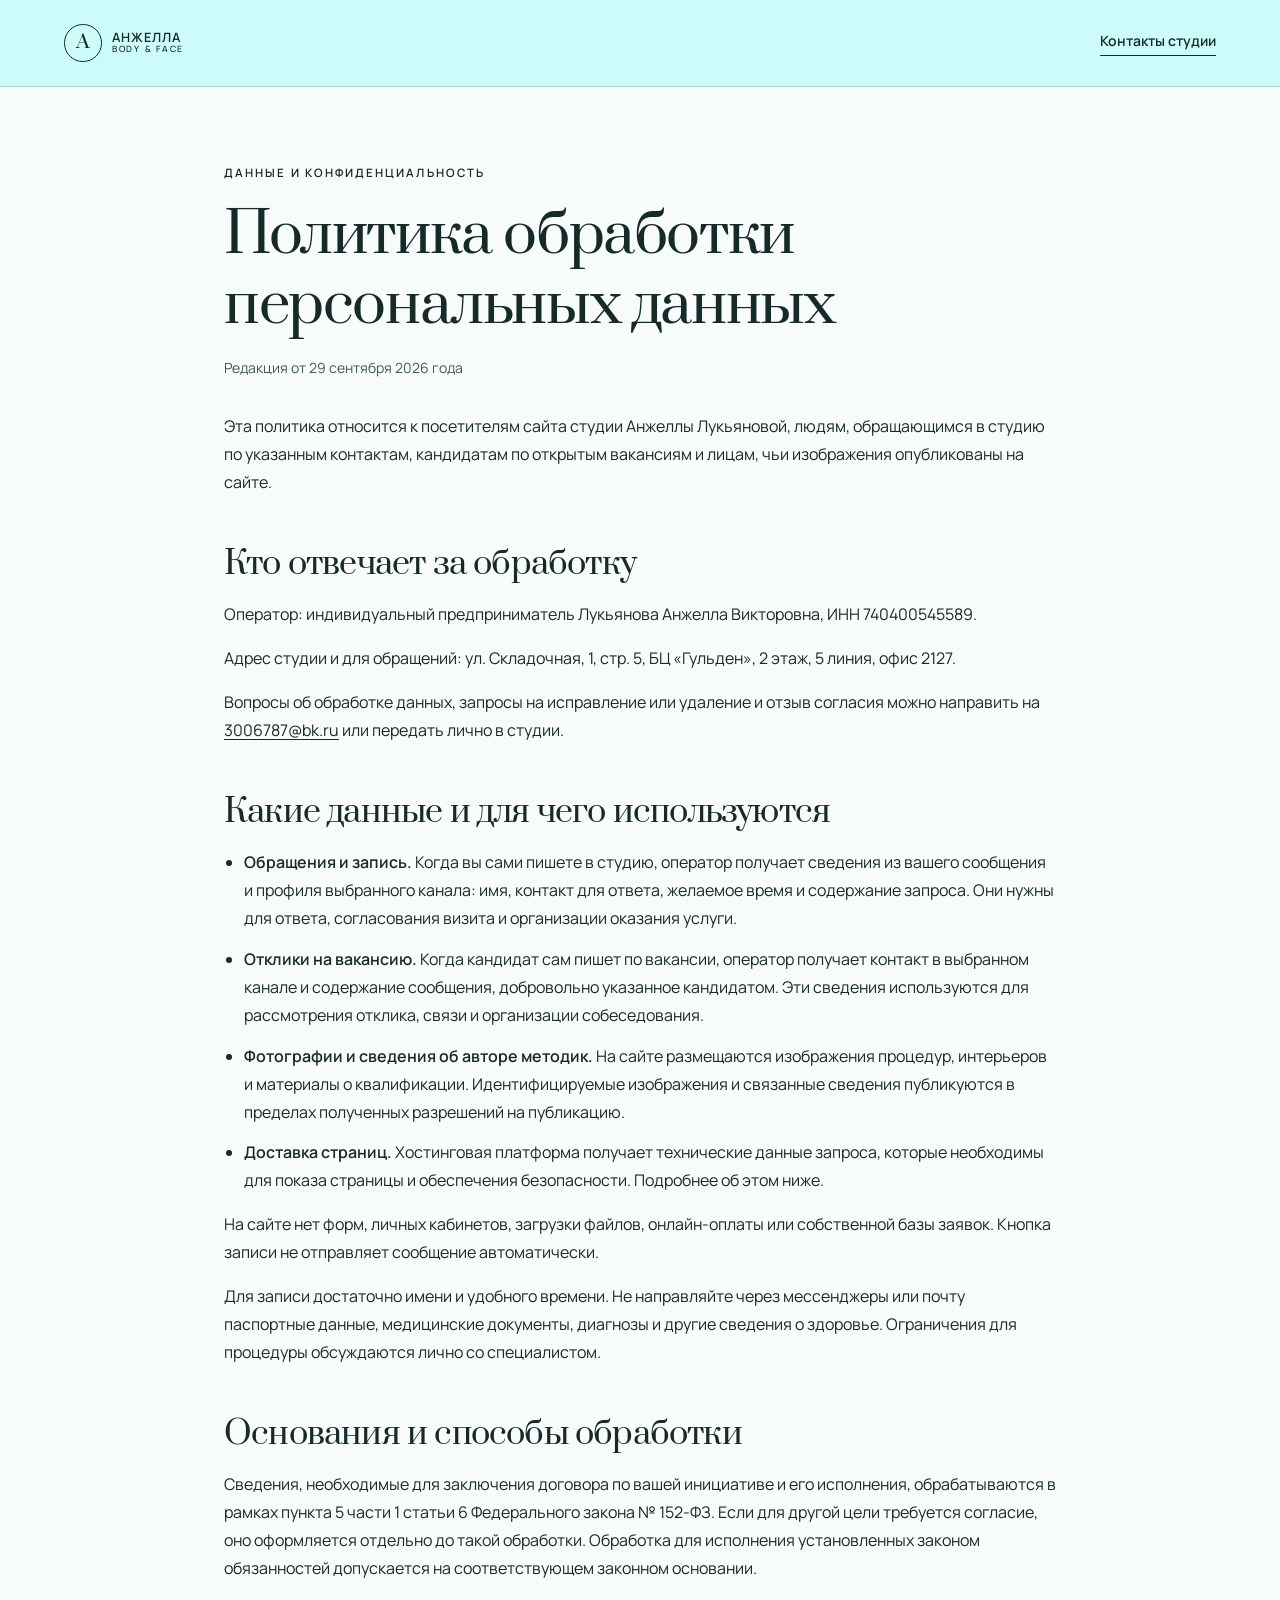
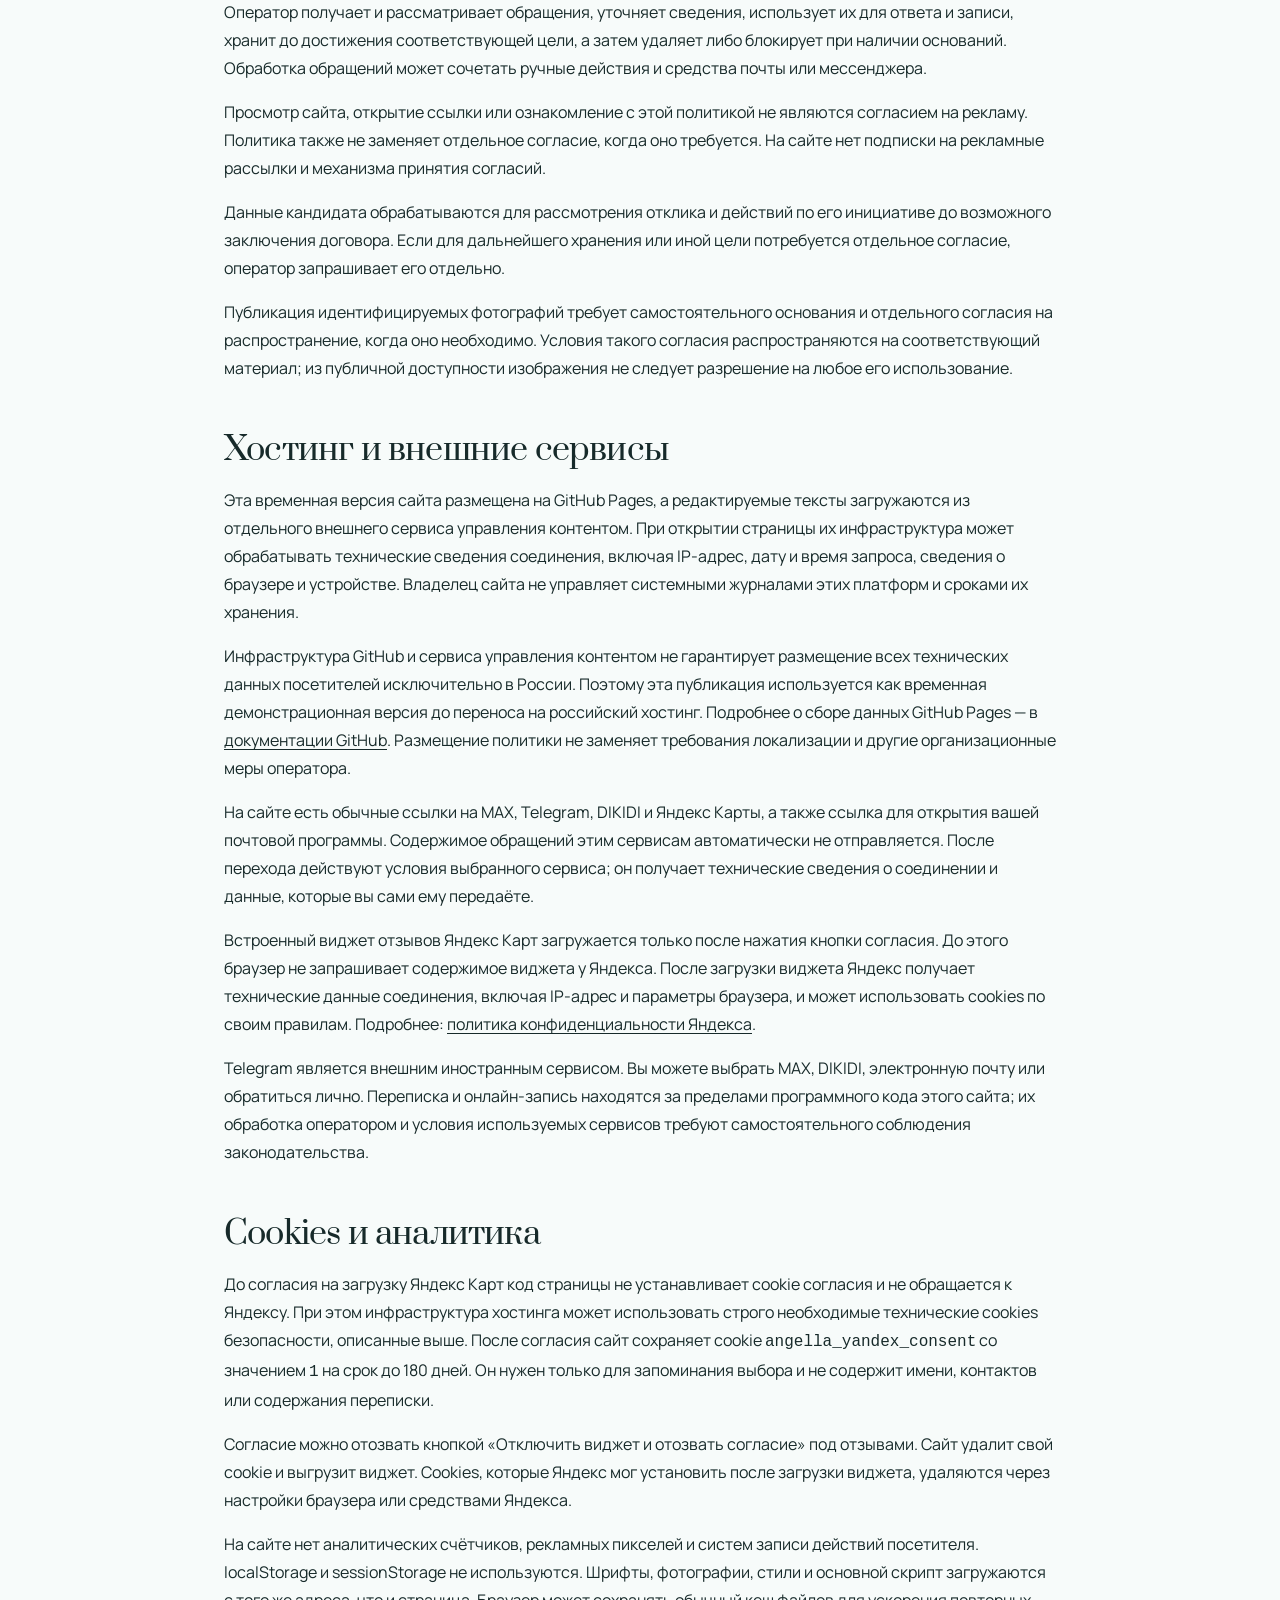
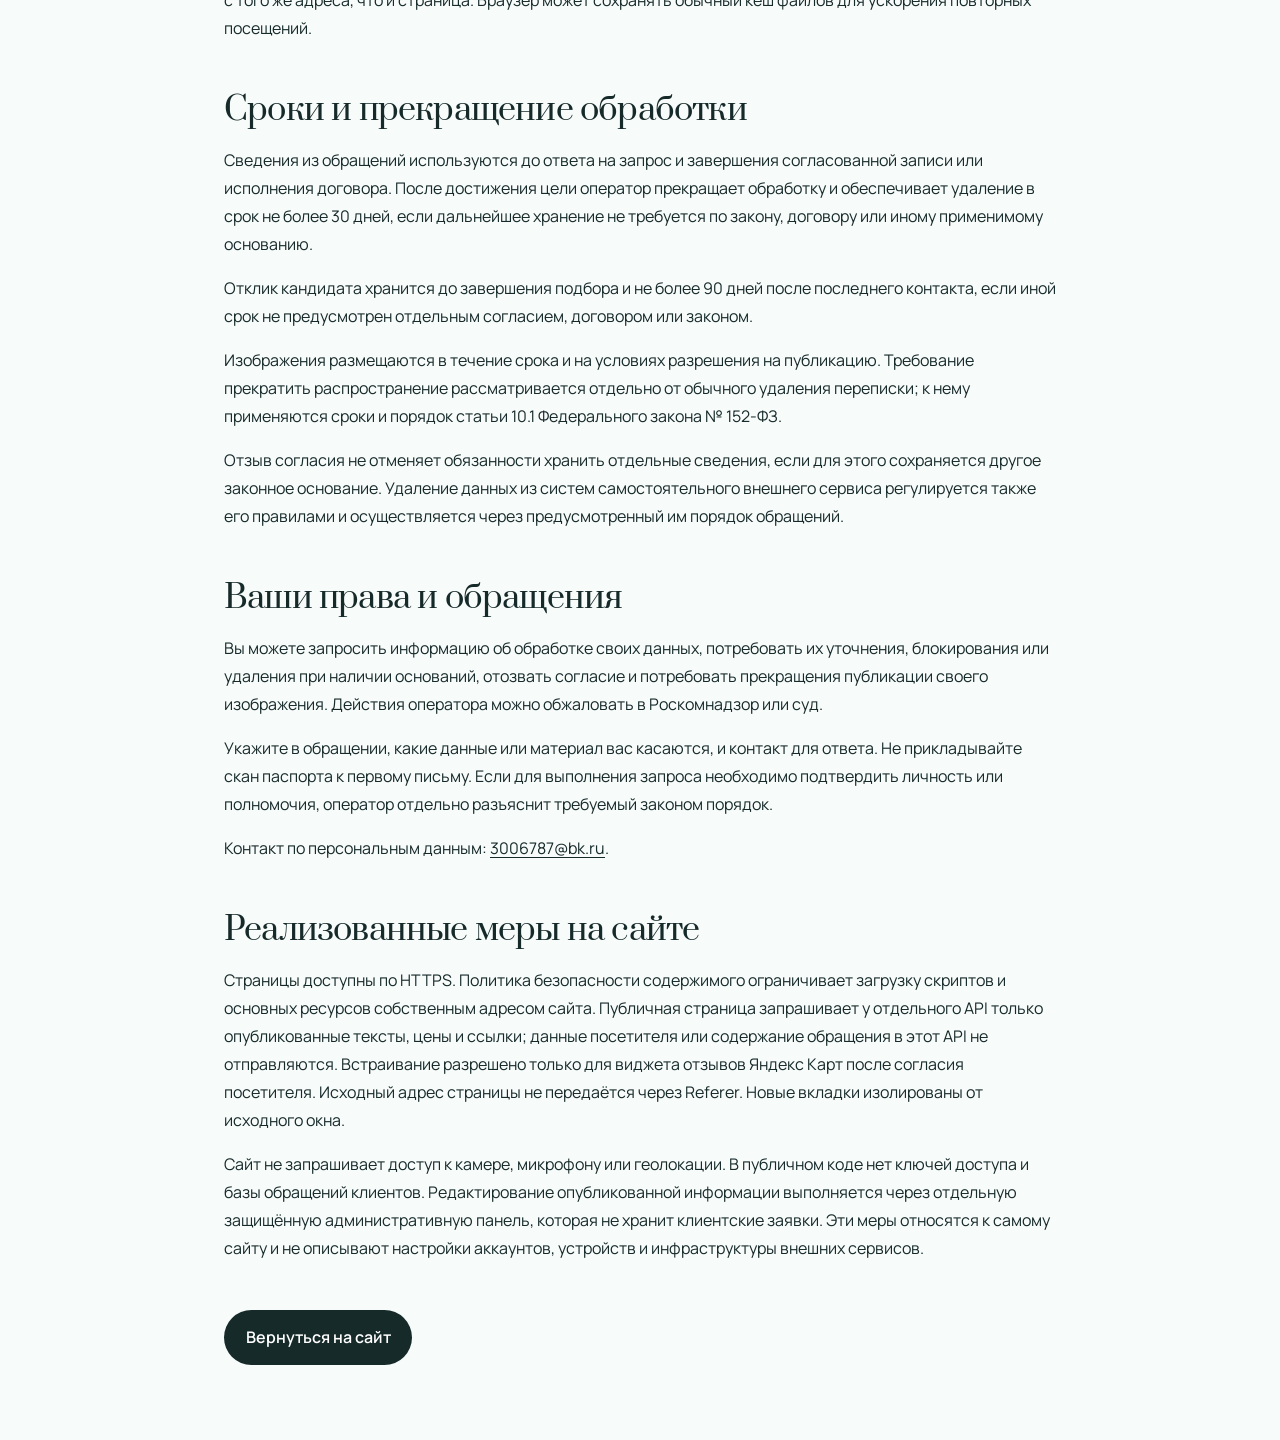
<file: privacy.html>
<!doctype html>
<html lang="ru">
<head>
  <meta charset="utf-8">
  <meta http-equiv="Cache-Control" content="no-store, no-cache, must-revalidate">
  <meta http-equiv="Pragma" content="no-cache">
  <meta http-equiv="Expires" content="0">
  <meta http-equiv="Content-Security-Policy" content="default-src 'none'; script-src 'none'; style-src 'self'; img-src 'self'; font-src 'self'; connect-src 'none'; frame-src 'none'; object-src 'none'; base-uri 'none'; form-action 'none'; worker-src 'none'; manifest-src 'none'; upgrade-insecure-requests">
  <meta name="referrer" content="no-referrer">
  <meta name="robots" content="noindex, nofollow, noarchive">
  <meta http-equiv="x-dns-prefetch-control" content="off">
  <meta name="viewport" content="width=device-width, initial-scale=1">
  <meta name="description" content="Политика обработки персональных данных посетителей сайта студии Анжеллы Лукьяновой: обращения, внешние сервисы и права посетителей.">
  <meta name="theme-color" content="#CCFBFA">
  <title>Политика обработки персональных данных | Анжелла Лукьянова</title>
  <link rel="icon" href="assets/favicon.svg" type="image/svg+xml">
  <link rel="stylesheet" href="assets/styles.css?v=20260928-release-hardening-1">
</head>
<body class="legal-page">
  <a class="skip-link" href="#privacy-content">Перейти к содержанию</a>
  <header class="legal-header">
    <a class="brand" href="index.html" aria-label="На главную страницу студии"><span class="brand-mark">A</span><span class="brand-copy">Анжелла<br><small>body &amp; face</small></span></a>
    <a class="text-link" href="index.html#contacts">Контакты студии</a>
  </header>
  <main class="legal-main" id="privacy-content">
    <p class="eyebrow">Данные и конфиденциальность</p>
    <h1>Политика обработки персональных данных</h1>
    <p class="legal-date">Редакция от 29 сентября 2026 года</p>
    <p>Эта политика относится к посетителям сайта студии Анжеллы Лукьяновой, людям, обращающимся в студию по указанным контактам, кандидатам по открытым вакансиям и лицам, чьи изображения опубликованы на сайте.</p>

    <section aria-labelledby="operator-title">
      <h2 id="operator-title">Кто отвечает за обработку</h2>
      <p>Оператор: индивидуальный предприниматель Лукьянова Анжелла Викторовна, ИНН 740400545589.</p>
      <p>Адрес студии и для обращений: ул. Складочная, 1, стр. 5, БЦ «Гульден», 2 этаж, 5 линия, офис 2127.</p>
      <p>Вопросы об обработке данных, запросы на исправление или удаление и отзыв согласия можно направить на <a href="mailto:3006787@bk.ru">3006787@bk.ru</a> или передать лично в студии.</p>
    </section>

    <section aria-labelledby="data-title">
      <h2 id="data-title">Какие данные и для чего используются</h2>
      <ul>
        <li><strong>Обращения и запись.</strong> Когда вы сами пишете в студию, оператор получает сведения из вашего сообщения и профиля выбранного канала: имя, контакт для ответа, желаемое время и содержание запроса. Они нужны для ответа, согласования визита и организации оказания услуги.</li>
        <li><strong>Отклики на вакансию.</strong> Когда кандидат сам пишет по вакансии, оператор получает контакт в выбранном канале и содержание сообщения, добровольно указанное кандидатом. Эти сведения используются для рассмотрения отклика, связи и организации собеседования.</li>
        <li><strong>Фотографии и сведения об авторе методик.</strong> На сайте размещаются изображения процедур, интерьеров и материалы о квалификации. Идентифицируемые изображения и связанные сведения публикуются в пределах полученных разрешений на публикацию.</li>
        <li><strong>Доставка страниц.</strong> Хостинговая платформа получает технические данные запроса, которые необходимы для показа страницы и обеспечения безопасности. Подробнее об этом ниже.</li>
      </ul>
      <p>На сайте нет форм, личных кабинетов, загрузки файлов, онлайн-оплаты или собственной базы заявок. Кнопка записи не отправляет сообщение автоматически.</p>
      <p>Для записи достаточно имени и удобного времени. Не направляйте через мессенджеры или почту паспортные данные, медицинские документы, диагнозы и другие сведения о здоровье. Ограничения для процедуры обсуждаются лично со специалистом.</p>
    </section>

    <section aria-labelledby="grounds-title">
      <h2 id="grounds-title">Основания и способы обработки</h2>
      <p>Сведения, необходимые для заключения договора по вашей инициативе и его исполнения, обрабатываются в рамках пункта 5 части 1 статьи 6 Федерального закона № 152-ФЗ. Если для другой цели требуется согласие, оно оформляется отдельно до такой обработки. Обработка для исполнения установленных законом обязанностей допускается на соответствующем законном основании.</p>
      <p>Оператор получает и рассматривает обращения, уточняет сведения, использует их для ответа и записи, хранит до достижения соответствующей цели, а затем удаляет либо блокирует при наличии оснований. Обработка обращений может сочетать ручные действия и средства почты или мессенджера.</p>
      <p>Просмотр сайта, открытие ссылки или ознакомление с этой политикой не являются согласием на рекламу. Политика также не заменяет отдельное согласие, когда оно требуется. На сайте нет подписки на рекламные рассылки и механизма принятия согласий.</p>
      <p id="candidates-title">Данные кандидата обрабатываются для рассмотрения отклика и действий по его инициативе до возможного заключения договора. Если для дальнейшего хранения или иной цели потребуется отдельное согласие, оператор запрашивает его отдельно.</p>
      <p>Публикация идентифицируемых фотографий требует самостоятельного основания и отдельного согласия на распространение, когда оно необходимо. Условия такого согласия распространяются на соответствующий материал; из публичной доступности изображения не следует разрешение на любое его использование.</p>
    </section>

    <section aria-labelledby="external-title">
      <h2 id="external-title">Хостинг и внешние сервисы</h2>
      <p>Эта временная версия сайта размещена на GitHub Pages, а редактируемые тексты загружаются из отдельного внешнего сервиса управления контентом. При открытии страницы их инфраструктура может обрабатывать технические сведения соединения, включая IP-адрес, дату и время запроса, сведения о браузере и устройстве. Владелец сайта не управляет системными журналами этих платформ и сроками их хранения.</p>
      <p>Инфраструктура GitHub и сервиса управления контентом не гарантирует размещение всех технических данных посетителей исключительно в России. Поэтому эта публикация используется как временная демонстрационная версия до переноса на российский хостинг. Подробнее о сборе данных GitHub Pages — в <a href="https://docs.github.com/en/pages/getting-started-with-github-pages/what-is-github-pages#data-collection" target="_blank" rel="noopener noreferrer">документации GitHub</a>. Размещение политики не заменяет требования локализации и другие организационные меры оператора.</p>
      <p>На сайте есть обычные ссылки на MAX, Telegram, DIKIDI и Яндекс Карты, а также ссылка для открытия вашей почтовой программы. Содержимое обращений этим сервисам автоматически не отправляется. После перехода действуют условия выбранного сервиса; он получает технические сведения о соединении и данные, которые вы сами ему передаёте.</p>
      <p>Встроенный виджет отзывов Яндекс Карт загружается только после нажатия кнопки согласия. До этого браузер не запрашивает содержимое виджета у Яндекса. После загрузки виджета Яндекс получает технические данные соединения, включая IP-адрес и параметры браузера, и может использовать cookies по своим правилам. Подробнее: <a href="https://yandex.ru/legal/confidential/" target="_blank" rel="noopener noreferrer">политика конфиденциальности Яндекса</a>.</p>
      <p>Telegram является внешним иностранным сервисом. Вы можете выбрать MAX, DIKIDI, электронную почту или обратиться лично. Переписка и онлайн-запись находятся за пределами программного кода этого сайта; их обработка оператором и условия используемых сервисов требуют самостоятельного соблюдения законодательства.</p>
    </section>

    <section aria-labelledby="cookies-title">
      <h2 id="cookies-title">Cookies и аналитика</h2>
      <p>До согласия на загрузку Яндекс Карт код страницы не устанавливает cookie согласия и не обращается к Яндексу. При этом инфраструктура хостинга может использовать строго необходимые технические cookies безопасности, описанные выше. После согласия сайт сохраняет cookie <code>angella_yandex_consent</code> со значением <code>1</code> на срок до 180 дней. Он нужен только для запоминания выбора и не содержит имени, контактов или содержания переписки.</p>
      <p>Согласие можно отозвать кнопкой «Отключить виджет и отозвать согласие» под отзывами. Сайт удалит свой cookie и выгрузит виджет. Cookies, которые Яндекс мог установить после загрузки виджета, удаляются через настройки браузера или средствами Яндекса.</p>
      <p>На сайте нет аналитических счётчиков, рекламных пикселей и систем записи действий посетителя. localStorage и sessionStorage не используются. Шрифты, фотографии, стили и основной скрипт загружаются с того же адреса, что и страница. Браузер может сохранять обычный кеш файлов для ускорения повторных посещений.</p>
    </section>

    <section aria-labelledby="retention-title">
      <h2 id="retention-title">Сроки и прекращение обработки</h2>
      <p>Сведения из обращений используются до ответа на запрос и завершения согласованной записи или исполнения договора. После достижения цели оператор прекращает обработку и обеспечивает удаление в срок не более 30 дней, если дальнейшее хранение не требуется по закону, договору или иному применимому основанию.</p>
      <p>Отклик кандидата хранится до завершения подбора и не более 90 дней после последнего контакта, если иной срок не предусмотрен отдельным согласием, договором или законом.</p>
      <p>Изображения размещаются в течение срока и на условиях разрешения на публикацию. Требование прекратить распространение рассматривается отдельно от обычного удаления переписки; к нему применяются сроки и порядок статьи 10.1 Федерального закона № 152-ФЗ.</p>
      <p>Отзыв согласия не отменяет обязанности хранить отдельные сведения, если для этого сохраняется другое законное основание. Удаление данных из систем самостоятельного внешнего сервиса регулируется также его правилами и осуществляется через предусмотренный им порядок обращений.</p>
    </section>

    <section aria-labelledby="rights-title">
      <h2 id="rights-title">Ваши права и обращения</h2>
      <p>Вы можете запросить информацию об обработке своих данных, потребовать их уточнения, блокирования или удаления при наличии оснований, отозвать согласие и потребовать прекращения публикации своего изображения. Действия оператора можно обжаловать в Роскомнадзор или суд.</p>
      <p>Укажите в обращении, какие данные или материал вас касаются, и контакт для ответа. Не прикладывайте скан паспорта к первому письму. Если для выполнения запроса необходимо подтвердить личность или полномочия, оператор отдельно разъяснит требуемый законом порядок.</p>
      <p>Контакт по персональным данным: <a href="mailto:3006787@bk.ru">3006787@bk.ru</a>.</p>
    </section>

    <section aria-labelledby="security-title">
      <h2 id="security-title">Реализованные меры на сайте</h2>
      <p>Страницы доступны по HTTPS. Политика безопасности содержимого ограничивает загрузку скриптов и основных ресурсов собственным адресом сайта. Публичная страница запрашивает у отдельного API только опубликованные тексты, цены и ссылки; данные посетителя или содержание обращения в этот API не отправляются. Встраивание разрешено только для виджета отзывов Яндекс Карт после согласия посетителя. Исходный адрес страницы не передаётся через Referer. Новые вкладки изолированы от исходного окна.</p>
      <p>Сайт не запрашивает доступ к камере, микрофону или геолокации. В публичном коде нет ключей доступа и базы обращений клиентов. Редактирование опубликованной информации выполняется через отдельную защищённую административную панель, которая не хранит клиентские заявки. Эти меры относятся к самому сайту и не описывают настройки аккаунтов, устройств и инфраструктуры внешних сервисов.</p>
    </section>

    <nav class="legal-back" aria-label="Возврат на сайт"><a class="button button-dark" href="index.html">Вернуться на сайт</a></nav>
  </main>
</body>
</html>
</file>
<file: assets/styles.css>
@font-face{font-family:"Prata";src:url("prata-regular.woff2") format("woff2");font-style:normal;font-weight:400;font-display:swap}
@font-face{font-family:"Manrope";src:url("manrope-regular.woff2") format("woff2");font-style:normal;font-weight:400;font-display:swap}
@font-face{font-family:"Manrope";src:url("manrope-medium.woff2") format("woff2");font-style:normal;font-weight:500;font-display:swap}
@font-face{font-family:"Manrope";src:url("manrope-semibold.woff2") format("woff2");font-style:normal;font-weight:600;font-display:swap}
:root{--coral:#f29191;--blush:#f7adad;--aqua:#b1e5e6;--ice:#ccfbfa;--ink:#172a2a;--paper:#f7fbfa;--white:#fff;--line:rgba(23,42,42,.17);--serif:"Prata",Georgia,serif;--sans:"Manrope",Arial,sans-serif}
*{box-sizing:border-box}
html{scroll-behavior:smooth;scrollbar-color:var(--coral) var(--paper)}
body{margin:0;background:var(--paper);color:var(--ink);font-family:var(--sans);font-size:16px;line-height:1.55;overflow-x:hidden}::selection{background:var(--coral);color:var(--ink)}
a{color:inherit;text-decoration:none}
button{font:inherit;color:inherit}
img{display:block;max-width:100%}
.skip-link{position:fixed;left:1rem;top:-4rem;background:var(--ink);color:#fff;padding:.75rem 1rem;z-index:1000}.skip-link:focus{top:1rem}
.site-header{position:absolute;z-index:10;top:0;left:0;width:100%;display:grid;grid-template-columns:1fr auto 1fr;align-items:center;padding:1.4rem clamp(1.25rem,4vw,4.5rem);border-bottom:1px solid rgba(23,42,42,.2)}
.brand{display:flex;align-items:center;gap:.65rem;width:max-content}.brand-mark{display:grid;place-items:center;width:2.35rem;height:2.35rem;border:1px solid currentColor;border-radius:50%;font-family:var(--serif);font-size:1.2rem}.brand-copy{font-weight:600;line-height:.8;text-transform:uppercase;letter-spacing:.08em;font-size:.8rem}.brand-copy small{font-size:.54rem;font-weight:500;letter-spacing:.2em}.desktop-nav{display:flex;gap:2rem;font-size:.8rem;font-weight:600;text-transform:uppercase;letter-spacing:.06em}.desktop-nav a{position:relative}.desktop-nav a:after{content:"";position:absolute;left:0;bottom:-.2rem;width:100%;height:1px;background:currentColor;transform:scaleX(0);transform-origin:right;transition:transform .25s ease}.desktop-nav a:hover:after{transform:scaleX(1);transform-origin:left}.header-cta{justify-self:end;border:1px solid var(--ink);border-radius:999px;padding:.7rem 1.15rem;font-size:.8rem;font-weight:600;text-transform:uppercase;letter-spacing:.05em;transition:.25s}.header-cta:hover{background:var(--ink);color:#fff}.mobile-nav{display:none}
.hero{min-height:92svh;display:grid;grid-template-columns:minmax(0,1.08fr) minmax(360px,.92fr);background:var(--ice);padding-top:5.2rem}.hero-copy{padding:clamp(3.75rem,7vw,6.5rem) clamp(1.5rem,6vw,7rem) 3rem;display:flex;flex-direction:column;justify-content:center}.eyebrow,.section-number{text-transform:uppercase;letter-spacing:.18em;font-size:.72rem;font-weight:600;margin:0 0 1.4rem}.hero h1,.section-head h2,.manifesto h2,.about h2,.visit h2,.values h2,.faq h2,.contact h2,.location h2{font-family:var(--serif);font-weight:400;letter-spacing:-.04em;line-height:.95;margin:0}.hero h1{font-size:clamp(4rem,7.7vw,8.6rem)}em{font-style:italic;color:#9a4347}.hero-lead{max-width:43rem;font-size:clamp(1rem,1.5vw,1.25rem);margin:1.7rem 0;color:rgba(23,42,42,.8)}.hero-actions{display:flex;align-items:center;gap:1rem;flex-wrap:wrap}.button{display:inline-flex;align-items:center;justify-content:space-between;gap:2rem;min-height:3rem;border:0;border-radius:999px;padding:1rem 1.35rem;cursor:pointer;font-weight:600}.button-dark{background:var(--ink);color:#fff}.hero-vacancy-button{gap:1rem;border:1px solid var(--ink);background:transparent}.hero-vacancy-button:hover{background:var(--coral)}.button span{font-size:1.2rem}.text-link{border-bottom:1px solid currentColor;padding-bottom:.2rem;font-size:.9rem;font-weight:600}.hero-stats{display:flex;gap:clamp(1.5rem,4vw,4rem);margin:clamp(2.25rem,5vh,4rem) 0 0}.hero-stats div{display:grid;grid-template-columns:auto auto;align-items:start;gap:.6rem}.hero-stats dt{font-family:var(--serif);font-size:2rem;line-height:1}.hero-stats dd{margin:0;font-size:.66rem;line-height:1.35;text-transform:uppercase;letter-spacing:.08em}.hero-visual{position:relative;min-height:620px;overflow:hidden;background:var(--blush)}.hero-visual:after{content:"";position:absolute;inset:0;background:linear-gradient(180deg,transparent 55%,rgba(23,42,42,.28));pointer-events:none}.hero-visual img{width:100%;height:100%;object-fit:cover}.hero-badge{position:absolute;z-index:2;top:8rem;right:2rem;width:8.7rem;height:8.7rem;background:var(--coral);border-radius:50%;display:grid;place-content:center;text-align:center;transform:rotate(8deg)}.hero-badge span{font-family:var(--serif);font-size:1.35rem}.hero-badge small{font-size:.56rem;text-transform:uppercase;letter-spacing:.08em}.image-note{position:absolute;z-index:2;bottom:2rem;left:2rem;color:#fff;text-transform:uppercase;letter-spacing:.16em;font-size:.68rem;margin:0}
.section-pad{padding:clamp(4rem,8vw,7.5rem) clamp(1.25rem,5vw,5.5rem)}.manifesto{display:grid;grid-template-columns:1fr 2fr;background:var(--coral);align-items:center}.manifesto>div{max-width:65rem}.manifesto h2,.section-head h2,.about h2,.visit h2,.values h2,.faq h2,.contact h2,.location h2{font-size:clamp(3rem,6vw,7rem)}.manifesto h2 span{color:#214545}.manifesto>div>p{font-size:clamp(1.05rem,1.7vw,1.35rem);max-width:44rem;margin:1.8rem 0 0}
.programs{background:#fff}.section-head{display:grid;grid-template-columns:1.2fr .8fr;gap:3rem;align-items:end}.section-head em{color:#26777a}.section-intro{max-width:30rem;font-size:1.05rem;margin:0 0 .5rem}.program-tabs{display:flex;gap:.4rem;margin:3rem 0 2rem;border-bottom:1px solid var(--line);overflow-x:auto}.tab{flex:1;min-width:max-content;background:none;border:0;border-bottom:3px solid transparent;padding:1rem .8rem;text-align:left;cursor:pointer;font-weight:600;opacity:.76}.tab span{float:right;margin-left:1rem;font-size:.75rem}.tab.is-active{opacity:1;border-color:var(--ink)}.program-grid{display:grid;grid-template-columns:repeat(2,minmax(0,1fr));gap:1rem}.program-card{min-height:33rem;padding:2rem;border-radius:1.8rem;display:flex;flex-direction:column;transition:transform .3s ease,opacity .3s ease}.program-card:hover{transform:translateY(-5px)}.program-card[hidden]{display:none}.program-card.coral{background:var(--coral)}.program-card.blush{background:var(--blush)}.program-card.aqua{background:var(--aqua)}.program-card.ice{background:var(--ice)}.card-top{display:flex;justify-content:space-between;font-size:.69rem;text-transform:uppercase;letter-spacing:.12em}.program-card h3{font-family:var(--serif);font-size:clamp(2.2rem,4vw,4.3rem);font-weight:400;line-height:1;margin:3rem 0 1.2rem;max-width:15ch}.program-card>p{font-size:1rem;max-width:39rem}.program-card ul{display:flex;flex-wrap:wrap;gap:.5rem;list-style:none;padding:0;margin:1.5rem 0}.program-card li{border:1px solid currentColor;border-radius:999px;padding:.42rem .7rem;font-size:.75rem}.price-row{margin-top:auto;padding-top:2rem;border-top:1px solid var(--line);display:flex;justify-content:space-between;align-items:center}.price-row strong{font-family:var(--serif);font-size:1.6rem;font-weight:400}.price-row a{font-weight:600;border-bottom:1px solid currentColor;padding-bottom:.15rem}
.about{display:grid;grid-template-columns:1fr 1fr;gap:8vw;background:var(--ice)}.about-title{position:sticky;top:3rem;align-self:start}.about-title em{color:#26878a}.role{max-width:25rem;text-transform:uppercase;letter-spacing:.12em;font-size:.72rem;margin-top:2rem}.about-story{padding-top:5rem}.story-lead{font-family:var(--serif);font-size:clamp(1.65rem,3vw,3.4rem);line-height:1.15;margin:0 0 3rem;color:#ba5d60}.about-story>p:not(.story-lead){font-size:1.1rem;max-width:43rem}.credentials{display:grid;grid-template-columns:1fr 1fr;margin-top:3rem;border-top:1px solid var(--line)}.credentials span{padding:1rem .5rem 1rem 0;border-bottom:1px solid var(--line);font-size:.78rem;text-transform:uppercase;letter-spacing:.05em}
.visit{background:#fff}.steps{display:grid;grid-template-columns:repeat(3,1fr);list-style:none;padding:0;margin:5rem 0 0;border-top:1px solid var(--line)}.steps li{padding:2rem 2rem 4rem 0;border-right:1px solid var(--line)}.steps li+li{padding-left:2rem}.steps li:last-child{border:0}.steps span{font-family:var(--serif);color:#ba5d60}.steps h3{font-family:var(--serif);font-size:2rem;font-weight:400;margin:3rem 0 1rem}.steps p{max-width:23rem}
.values{display:grid;grid-template-columns:1.2fr .8fr;background:var(--ink);color:#fff;gap:7vw}.values-panel em{color:var(--coral)}.values-panel>p:last-child{font-size:1.1rem;max-width:43rem;margin-top:2rem;color:rgba(255,255,255,.76)}.values-list{border-top:1px solid rgba(255,255,255,.2)}.values-list div{display:grid;grid-template-columns:3rem 1fr;padding:1.5rem 0;border-bottom:1px solid rgba(255,255,255,.2)}.values-list span{color:var(--aqua);font-family:var(--serif)}.values-list p{margin:0;font-size:1rem}
.vacancy{background:var(--paper)}.vacancy .section-head em{color:#9a4347}.vacancy-grid{display:grid;grid-template-columns:repeat(2,minmax(0,1fr));gap:1rem;margin-top:4rem}.vacancy-card{min-height:35rem;padding:clamp(1.5rem,4vw,3rem);border-radius:1.5rem;display:flex;flex-direction:column}.vacancy-card-dark{background:var(--ink);color:#fff}.vacancy-card-light{background:var(--coral);color:var(--ink)}.vacancy-label{margin:0 0 2rem;font-size:.75rem;font-weight:600;letter-spacing:.12em;text-transform:uppercase}.vacancy-card h3{max-width:13ch;margin:0 0 2rem;font-family:var(--serif);font-size:clamp(2.2rem,4vw,4rem);font-weight:400;line-height:1}.vacancy-card>p:not(.vacancy-label){max-width:35rem;margin:0 0 1.5rem;font-size:1rem;line-height:1.7}.vacancy-card ul{display:grid;gap:1rem;margin:auto 0 0;padding:0;list-style:none}.vacancy-card li{position:relative;padding-left:1.5rem;font-size:1rem;line-height:1.55}.vacancy-card li:before{content:"";position:absolute;left:0;top:.65em;width:.55rem;height:.55rem;transform:rotate(45deg);background:var(--aqua)}.vacancy-card-light li:before{background:var(--ink)}.vacancy-bottom{display:grid;grid-template-columns:minmax(0,1fr) auto;align-items:center;gap:3rem;margin-top:1rem;padding:clamp(1.5rem,3vw,2.25rem);border:1px solid var(--line);border-radius:1.5rem;background:#fff}.vacancy-bottom .vacancy-label{margin-bottom:.7rem}.vacancy-bottom p:last-child{max-width:48rem;margin:0;line-height:1.65;color:rgba(23,42,42,.78)}.vacancy-actions{display:flex;align-items:center;gap:1.25rem;flex-wrap:wrap;justify-content:flex-end}.vacancy-link{padding-bottom:.2rem;border-bottom:1px solid currentColor;font-size:.9rem;font-weight:600}.vacancy-response{margin:1rem 0 0;padding:1rem 1.2rem;border-radius:1rem;background:var(--aqua);font-weight:600}.vacancy-note{margin:1rem 0 0;font-size:.8rem;color:rgba(23,42,42,.65)}
.faq{display:grid;grid-template-columns:.8fr 1.2fr;gap:8vw;background:var(--aqua)}.faq-heading em{color:#26878a}.accordion{border-top:1px solid var(--line)}details{border-bottom:1px solid var(--line)}summary{list-style:none;display:flex;justify-content:space-between;gap:1rem;padding:1.6rem 0;cursor:pointer;font-size:1.05rem;font-weight:600}summary::-webkit-details-marker{display:none}summary span{font-size:1.5rem;transition:transform .25s}details[open] summary span{transform:rotate(45deg)}details p{max-width:42rem;margin:0 0 1.7rem;color:rgba(23,42,42,.75)}.faq-answer{padding-bottom:1.7rem}.faq-answer>p:first-child{margin-bottom:1.2rem}.result-art{position:relative;overflow:hidden;max-width:42rem;margin:0;border-radius:1.15rem;background:#f8eee4;box-shadow:0 1rem 2.8rem rgba(23,42,42,.12)}.result-art:after{content:"";position:absolute;inset:0;background:linear-gradient(90deg,rgba(247,251,250,.94) 0%,rgba(247,251,250,.76) 28%,rgba(247,251,250,0) 58%);pointer-events:none}.result-art img{width:100%;aspect-ratio:3/2;object-fit:cover}.result-art figcaption{position:absolute;z-index:1;left:clamp(1.1rem,3vw,2rem);top:50%;display:grid;gap:.2rem;max-width:10rem;transform:translateY(-50%);color:var(--ink)}.result-art strong{font-family:var(--serif);font-size:clamp(2.25rem,6vw,4.4rem);font-weight:400;line-height:.9;color:#9a4347}.result-art span{font-size:.72rem;font-weight:600;line-height:1.35;text-transform:uppercase;letter-spacing:.08em}.faq-answer>.result-note{margin:.8rem 0 0;font-size:.78rem;line-height:1.55;color:rgba(23,42,42,.68)}
.contact{display:grid;grid-template-columns:1.1fr .9fr;gap:8vw;background:var(--coral);align-items:end;min-height:62vh}.contact h2 em{color:#214545}.contact-copy>p:last-child{max-width:32rem;margin-top:2rem}.contact-actions{display:grid;gap:.7rem}.contact-button{width:100%;display:flex;justify-content:space-between;background:transparent;border:1px solid var(--ink);border-radius:999px;padding:1.2rem 1.4rem;cursor:pointer;font-weight:600;text-transform:uppercase;letter-spacing:.08em;transition:.2s}.contact-button:hover{background:var(--ink);color:#fff}.contact-actions>p{text-align:center;font-size:.7rem;text-transform:uppercase;letter-spacing:.1em}
footer{display:grid;grid-template-columns:1fr 2fr auto;gap:2rem;align-items:end;padding:3rem clamp(1.25rem,5vw,5.5rem);background:var(--paper)}footer>p{font-size:.7rem;max-width:32rem;margin:0;text-transform:uppercase;letter-spacing:.05em}footer>a{font-size:.75rem;font-weight:600;text-transform:uppercase}
dialog{width:min(33rem,calc(100% - 2rem));border:0;border-radius:1.5rem;padding:2.5rem;background:var(--ice);color:var(--ink);box-shadow:0 2rem 6rem rgba(23,42,42,.25)}dialog::backdrop{background:rgba(23,42,42,.6);backdrop-filter:blur(5px)}dialog h2{font-family:var(--serif);font-size:2.2rem;font-weight:400;line-height:1.05;margin:0 0 1.2rem}.dialog-close{position:absolute;right:1rem;top:1rem;width:2.75rem;height:2.75rem;border:0;border-radius:50%;background:rgba(23,42,42,.09);cursor:pointer}.dialog-ok{margin-top:1rem}
.reveal{opacity:1;transform:none}.js .reveal{opacity:0;transform:translateY(18px);transition:opacity .7s ease,transform .7s ease}.js .reveal.is-visible{opacity:1;transform:none}
@media(max-width:900px){body{padding-bottom:4.2rem}.site-header{grid-template-columns:1fr auto}.desktop-nav{display:none}.mobile-nav{position:fixed;z-index:50;left:.75rem;right:.75rem;bottom:.75rem;display:grid;grid-template-columns:1fr 1fr 1.15fr;align-items:center;padding:.4rem;background:var(--paper);border:1px solid var(--line);border-radius:1rem;box-shadow:0 .8rem 2.5rem rgba(23,42,42,.18)}.mobile-nav a{display:grid;place-items:center;min-height:2.9rem;border-radius:.75rem;font-size:.78rem;font-weight:600}.mobile-nav-primary{background:var(--ink);color:#fff}.hero{grid-template-columns:1fr;padding-top:5rem;min-height:auto}.hero-copy{min-height:auto;padding-top:6.5rem}.hero-visual{min-height:28rem}.manifesto,.section-head,.about,.values,.faq,.contact{grid-template-columns:1fr}.manifesto{gap:2rem}.about-title{position:static}.about-story{padding-top:0}.program-grid,.vacancy-grid{grid-template-columns:1fr}.vacancy-card{min-height:auto}.vacancy-bottom{grid-template-columns:1fr}.vacancy-actions{justify-content:flex-start}.steps{grid-template-columns:1fr}.steps li,.steps li+li{padding:1.5rem 0 2.5rem;border-right:0;border-bottom:1px solid var(--line)}footer{grid-template-columns:1fr;align-items:start}.footer-brand{margin-bottom:2rem}}
@media(max-width:560px){.site-header{padding:1rem 1.1rem}.header-cta{padding:.6rem .8rem;font-size:.7rem}.hero-copy{padding:5.7rem 1.15rem 2.5rem}.hero h1{font-size:clamp(3.45rem,17vw,5rem)}.hero-stats{gap:1rem;justify-content:space-between}.hero-stats div{grid-template-columns:1fr;gap:.3rem}.hero-visual{min-height:22rem}.hero-badge{top:2rem;right:1rem;width:7.3rem;height:7.3rem}.section-pad{padding:4.5rem 1.15rem}.manifesto h2,.section-head h2,.about h2,.visit h2,.values h2,.faq h2,.contact h2,.location h2{font-size:clamp(2.8rem,14vw,4.4rem)}.program-card{min-height:31rem;padding:1.35rem}.program-tabs{margin-top:2.5rem}.about-story{padding-top:0}.credentials{grid-template-columns:1fr}.contact{min-height:auto}.hero-actions{align-items:flex-start;flex-direction:column;gap:1.1rem}.price-row strong{font-size:1.35rem}dialog{padding:2rem 1.4rem}}
@media(prefers-reduced-motion:reduce){html{scroll-behavior:auto}.js .reveal{opacity:1;transform:none;transition:none}.program-card{transition:none}}

.hero-placeholder{display:grid;place-items:center;padding:2rem}.hero-placeholder:after{display:none}.hero-placeholder p{margin:0;text-align:center;font-size:clamp(1.1rem,2vw,1.6rem);line-height:1.4}
.contact-actions>.contact-privacy{font-size:.875rem;line-height:1.6;text-align:left;margin:.5rem 0 0}.contact-privacy a,.privacy-link{display:inline;text-decoration:underline;text-underline-offset:.2em}.privacy-link{display:inline-block;margin-top:1rem;font-size:.875rem;line-height:1.5}.service-book-alternative{display:block;text-align:center;text-decoration:underline;text-underline-offset:.2em;margin-top:1rem;font-size:.875rem}.legal-header{display:flex;align-items:center;justify-content:space-between;gap:1.5rem;padding:1.5rem clamp(1.25rem,5vw,5.5rem);background:var(--ice);border-bottom:1px solid var(--line)}.legal-header .text-link{font-size:.875rem}.legal-main{max-width:58rem;margin:0 auto;padding:clamp(3rem,6vw,6rem) clamp(1.25rem,4vw,3rem);font-size:1rem;line-height:1.75}.legal-main h1,.legal-main h2{font-family:var(--serif);font-weight:400;letter-spacing:-.025em;line-height:1.25}.legal-main h1{font-size:clamp(2rem,5vw,3.5rem);margin:0 0 1rem;overflow-wrap:break-word}.legal-main h2{font-size:clamp(1.5rem,3vw,2rem);margin:0 0 1rem}.legal-main section{margin-top:3rem}.legal-main p{margin:0 0 1rem}.legal-main .legal-date{font-size:.875rem;margin-bottom:2rem;color:#405959}.legal-main a:not(.button){text-decoration:underline;text-underline-offset:.2em;overflow-wrap:anywhere}.legal-main ul{padding-left:1.25rem}.legal-main li{margin-bottom:.8rem}.legal-back{margin-top:3rem}.legal-main .button{line-height:1.4}:focus-visible{outline:3px solid #172a2a;outline-offset:4px}.button-dark:focus-visible,.contact-button-primary:focus-visible{outline-color:#26878a}
.hero-offer{align-self:flex-start;max-width:100%;margin:0 0 1.5rem;padding:.65rem 1rem;border-radius:999px;background:var(--coral);font-size:1rem;font-weight:600}.hero-offer:hover{text-decoration:underline;text-underline-offset:.2em}
.offers{margin-top:3rem;scroll-margin-top:2rem}.offers>h3{font-family:var(--serif);font-size:clamp(1.7rem,2.5vw,2.5rem);font-weight:400;line-height:1.2;margin:0 0 1.5rem}.offers-grid{display:grid;grid-template-columns:minmax(0,1fr);gap:.75rem}.offer{padding:1.5rem;border-radius:1.25rem;background:var(--paper)}.offer-first{display:grid;grid-template-columns:minmax(8rem,.45fr) minmax(0,1fr);align-items:center;gap:clamp(1.5rem,5vw,4rem);background:var(--coral)}.offer-friend{background:var(--aqua)}.offer>strong{display:block;font-family:var(--serif);font-size:clamp(2.75rem,4.5vw,4.5rem);font-weight:400;line-height:1.1;margin-bottom:1.25rem}.offer-first>strong{margin:0}.offer h4{font-size:1.1rem;line-height:1.4;margin:0 0 .5rem}.offer p{font-size:1rem;line-height:1.55;margin:0;color:rgba(23,42,42,.85)}
.offer-note{max-width:60rem;margin:1.1rem 0 0;font-size:.82rem;line-height:1.6;color:rgba(23,42,42,.78)}
.studio-address{font-style:normal;margin:2rem 0 1.25rem;max-width:35rem}.studio-address p{font-size:1rem;line-height:1.6;margin:.4rem 0}.studio-address p:first-child{font-size:clamp(1.25rem,2vw,1.6rem);font-weight:600}.contact-copy>.contact-hours:last-child{margin:0;font-size:1rem;font-weight:600}.contact-button{gap:1rem;font-size:.875rem;align-items:center;line-height:1.5}.contact-button-primary{background:var(--ink);color:#fff}.contact-button-primary:hover{background:#294444}.contact-email{text-transform:none;letter-spacing:0;font-size:1rem}.contact-actions>p{font-size:.875rem;text-transform:none;letter-spacing:0}.footer-details{max-width:40rem}.footer-details p{font-size:.875rem;line-height:1.65;margin:0}.footer-details .footer-business{margin-bottom:1rem}.preparation-list{padding-left:1.25rem;margin:0 0 2rem;color:rgba(23,42,42,.85)}.preparation-list li{font-size:1rem;line-height:1.65;margin:.65rem 0}.preparation-list li::marker{color:var(--ink)}
@media(max-width:900px){.offers-grid{grid-template-columns:1fr}.offer{display:grid;grid-template-columns:6rem minmax(0,1fr);gap:1.25rem;align-items:start}.offer>strong{margin:0;font-size:3rem}.contact-actions{margin-top:1rem}}
@media(max-width:560px){.offer{grid-template-columns:4.5rem minmax(0,1fr);padding:1.25rem;gap:1rem}.offer>strong{font-size:2.5rem}.contact-button{padding:1rem 1.2rem;letter-spacing:.03em}.contact-email{letter-spacing:0}.hero-offer{border-radius:1rem}}

/* Illustrated service catalogue */
.program-grid{grid-template-columns:repeat(3,minmax(0,1fr));gap:.8rem}
.service-card{position:relative;isolation:isolate;width:100%;min-height:30rem;display:grid;grid-template-columns:minmax(0,1fr) 2.8rem;grid-template-rows:1fr auto auto;align-items:end;gap:.7rem 1rem;overflow:hidden;border:0;border-radius:1.25rem;padding:1.4rem;text-align:left;cursor:pointer;background:var(--ice);box-shadow:0 .75rem 2rem rgba(23,42,42,.08);transition:transform .3s ease,box-shadow .3s ease}
.service-card:after{content:"";position:absolute;z-index:-1;inset:28% 0 0;background:linear-gradient(180deg,rgba(23,42,42,0),rgba(23,42,42,.88) 76%)}
.service-card:hover{transform:translateY(-.35rem);box-shadow:0 1.2rem 2.8rem rgba(23,42,42,.16)}
.service-card[hidden]{display:none}
.service-card.coral{background:var(--coral)}.service-card.blush{background:var(--blush)}.service-card.aqua{background:var(--aqua)}.service-card.ice{background:var(--ice)}
.service-art{position:absolute;z-index:-2;inset:0;width:100%;height:100%;object-fit:cover;object-position:center;transition:transform .55s ease,filter .55s ease}
.service-card:hover .service-art{transform:scale(1.035);filter:saturate(1.04)}
.service-name{position:relative;z-index:1;grid-column:1/-1;font-family:var(--serif);font-size:clamp(1.55rem,2.5vw,2.25rem);line-height:1.02;color:#fff;text-wrap:balance}
.service-card strong{position:relative;z-index:1;font-family:var(--serif);font-size:1.25rem;font-weight:400;text-align:left;color:#fff}.service-arrow{position:relative;z-index:1;display:grid;place-items:center;width:2.7rem;height:2.7rem;border:1px solid rgba(255,255,255,.75);border-radius:50%;font-size:1.1rem;color:#fff}

.certificate-strip{display:grid;grid-template-columns:repeat(3,1fr);gap:.6rem;margin-top:2.5rem}.certificate-strip a{overflow:hidden;border-radius:.8rem;background:#fff;aspect-ratio:1.38}.certificate-strip img{width:100%;height:100%;object-fit:cover;transition:transform .3s ease}.certificate-strip a:hover img{transform:scale(1.035)}
.certificate-more{display:flex;align-items:center;justify-content:space-between;gap:1rem;width:100%;margin-top:1rem;padding:.9rem 0;background:transparent;border:0;border-bottom:1px solid var(--line);font-weight:600;cursor:pointer}.certificate-more span{font-size:1.2rem}

.studio-gallery{background:#fff}.studio-gallery .section-head em{color:#26878a}.studio-grid{display:grid;grid-template-columns:minmax(0,1fr) repeat(2,minmax(0,1.13fr));gap:.75rem;margin-top:4rem}.studio-photo{grid-column:1;position:relative;overflow:hidden;border-radius:1.25rem;background:var(--ice);aspect-ratio:4/3;min-height:0}.studio-photo-portrait{grid-row:1/3;aspect-ratio:auto}.studio-photo-portrait:nth-child(3){grid-column:2}.studio-photo-portrait:nth-child(4){grid-column:3}.studio-photo img{position:absolute;inset:0}.studio-photo img,.process-photo img{width:100%;height:100%;object-fit:cover;transition:transform .5s ease,filter .5s ease}.studio-photo:hover img,.process-photo:hover img{transform:scale(1.035);filter:saturate(1.06)}
.process-gallery{margin-top:3rem;padding-top:3rem;border-top:1px solid var(--line)}.process-heading{display:flex;justify-content:space-between;align-items:end;gap:2rem;margin-bottom:2rem}.process-heading h3{font-family:var(--serif);font-size:clamp(2rem,3.5vw,3.5rem);font-weight:400;line-height:1.1;margin:0;letter-spacing:-.035em}.process-heading p{max-width:26rem;margin:0;color:rgba(23,42,42,.76)}.process-grid{display:grid;grid-template-columns:repeat(3,minmax(0,1fr));gap:.75rem}.process-photo{display:block;overflow:hidden;border-radius:1.25rem;aspect-ratio:3/4;background:var(--ice)}

.service-dialog{width:min(64rem,calc(100% - 2rem));max-height:88svh;padding:0;background:#fff;overflow:hidden}
.service-dialog[open]{display:grid;grid-template-columns:minmax(17rem,.8fr) minmax(0,1fr)}
.service-dialog-art{display:block;width:100%;height:100%;min-height:38rem;object-fit:cover;background:var(--ice)}
.service-dialog-copy{padding:3.5rem clamp(1.5rem,5vw,3rem) 2.5rem;overflow-y:auto}.service-dialog-copy h2{font-size:clamp(2.2rem,4.6vw,3.5rem);letter-spacing:-.045em;overflow-wrap:break-word}
.service-dialog-prices{display:grid;margin:1.5rem 0;border-block:1px solid var(--line)}.service-dialog-prices>div{display:flex;justify-content:space-between;align-items:center;gap:1rem;padding:.9rem 0}.service-dialog-prices>div+div{border-top:1px solid var(--line)}.service-dialog-prices span{font-size:.75rem;text-transform:uppercase;letter-spacing:.1em}.service-dialog-prices strong{font-family:var(--serif);font-size:1.35rem;font-weight:400}.service-dialog-copy>p:not(.eyebrow){color:rgba(23,42,42,.78)}.service-dialog-copy ul{padding:0;list-style:none;display:flex;flex-wrap:wrap;gap:.45rem;margin:1.5rem 0}.service-dialog-copy li{border:1px solid var(--line);border-radius:999px;padding:.45rem .7rem;font-size:.74rem}.service-dialog-copy>.service-offer-note{margin:0 0 1.5rem;padding:1rem;border-radius:.8rem;background:var(--ice);font-size:.85rem;color:rgba(23,42,42,.78)}.service-offer-note p{margin:0;line-height:1.5}.service-offer-note p+p{margin-top:.65rem;padding-top:.65rem;border-top:1px solid var(--line)}.service-dialog-close{z-index:2;background:#fff}.service-book{width:100%}

.certificate-dialog{width:min(70rem,calc(100% - 2rem));max-height:88svh;padding:clamp(2rem,5vw,4rem);background:var(--paper);overflow-y:auto}.certificate-dialog h2{font-size:clamp(2.4rem,5vw,5rem);margin-bottom:2.5rem}.certificate-dialog-grid{display:grid;grid-template-columns:repeat(2,minmax(0,1fr));gap:.8rem}.certificate-dialog-grid a{display:grid;place-items:center;min-height:15rem;padding:.5rem;border-radius:1rem;background:#fff;overflow:hidden}.certificate-dialog-grid img{width:100%;height:100%;max-height:27rem;object-fit:contain}

@media(max-width:900px){.program-grid{grid-template-columns:repeat(2,minmax(0,1fr))}.studio-grid{grid-template-columns:repeat(2,minmax(0,1fr))}.studio-photo,.studio-photo-portrait:nth-child(3),.studio-photo-portrait:nth-child(4){grid-column:auto;grid-row:auto}.studio-photo-portrait{aspect-ratio:3/4}.process-heading{display:block}.process-heading p{margin-top:1rem}.process-grid{grid-template-columns:repeat(2,minmax(0,1fr))}}
@media(max-width:700px){.service-dialog[open]{grid-template-columns:1fr;overflow-y:auto}.service-dialog-art{height:min(46svh,25rem);min-height:0;object-position:center 35%}.service-dialog-copy{overflow:visible}}
@media(max-width:560px){.certificate-strip{grid-template-columns:1fr 1fr}.certificate-strip a:last-child{grid-column:1/-1}.program-grid{grid-template-columns:1fr}.service-card{min-height:29rem;grid-template-columns:minmax(0,1fr) auto;gap:.45rem .8rem;padding:1.1rem}.service-name{font-size:1.7rem}.service-card strong{grid-column:1;text-align:left;font-size:1.08rem}.service-arrow{grid-column:2;grid-row:3}.service-dialog{padding:0}.service-dialog-copy{padding:2rem 1.5rem 1.5rem}.studio-grid{margin-top:2.5rem;gap:.5rem}.studio-photo:not(.studio-photo-portrait){grid-column:1/-1}.process-gallery{margin-top:1.5rem;padding-top:2rem}.process-grid{gap:.5rem}.studio-photo,.process-photo{border-radius:.8rem}.certificate-dialog{padding:2rem 1rem}.certificate-dialog-grid{grid-template-columns:1fr}.certificate-dialog-grid a{min-height:10rem}}
@media(prefers-reduced-motion:reduce){.studio-photo img,.process-photo img,.service-art{transition:none}.studio-photo:hover img,.process-photo:hover img,.service-card:hover .service-art{transform:none}}
.vacancy-privacy{max-width:54rem;margin:1rem 0 0;color:rgba(23,42,42,.76);font-size:.86rem;line-height:1.6}.vacancy-privacy a{text-decoration:underline;text-underline-offset:.2em}

/* Number-free content groups */
.steps h3{margin-top:0}.values-list div{grid-template-columns:1fr}
@media(prefers-reduced-motion:reduce){.service-card{transition:none}}

.location{background:var(--ice)}.location .section-head em{color:#26777a}.location-copy{max-width:32rem}.location-copy p{margin:.35rem 0;font-size:1.05rem}.location-copy p:first-child{font-weight:600}.map-consent{position:relative;display:grid;place-items:center;min-height:42rem;margin-top:3.5rem;border-radius:1.25rem;overflow:hidden;background:var(--aqua)}.map-consent:before{content:"";position:absolute;inset:0;background:linear-gradient(135deg,rgba(255,255,255,.38),transparent 55%);pointer-events:none}.map-consent-card{position:relative;z-index:1;width:min(38rem,calc(100% - 2rem));padding:clamp(1.5rem,4vw,2.5rem);border-radius:1rem;background:rgba(247,251,250,.96);box-shadow:0 1.2rem 3rem rgba(23,42,42,.12)}.map-consent-card h3{font-family:var(--serif);font-size:clamp(2rem,4vw,3.25rem);font-weight:400;line-height:1.05;margin:0 0 1.2rem}.map-consent-card>p:not(.eyebrow){margin:0;color:rgba(23,42,42,.8)}.map-consent-actions{display:flex;align-items:center;gap:1.25rem;flex-wrap:wrap;margin-top:1.5rem}.map-consent-card .map-policy-link{margin-top:1.25rem;font-size:.78rem}.map-policy-link a,.map-noscript a{text-decoration:underline;text-underline-offset:.2em}.map-consent.is-loaded{display:block;background:#fff}.map-consent iframe{display:block;width:100%;height:42rem;border:0}.map-controls{text-align:right;margin:.9rem 0 0}.map-controls button{border:0;background:none;text-decoration:underline;text-underline-offset:.2em;font-size:.78rem;cursor:pointer}.map-noscript{margin:1rem 0 0}.map-controls[hidden]{display:none}

@media(max-width:560px){.map-consent{min-height:38rem;margin-top:2.5rem}.map-consent iframe{height:38rem}.map-consent-actions{align-items:flex-start;flex-direction:column}}

/* Portrait hero, expanded offers and contact actions */
.hero-visual img{object-position:center 18%}.hero-offer{display:grid;gap:.25rem;max-width:35rem;padding:.9rem 1.1rem;border-radius:1rem;text-decoration:none}.hero-offer strong{font-size:1rem}.hero-offer span{font-size:.78rem;font-weight:500;line-height:1.45;color:rgba(23,42,42,.78)}.hero-offer:hover strong{text-decoration:underline;text-underline-offset:.2em}.offer-details{display:grid;grid-template-columns:repeat(2,minmax(0,1fr));gap:1rem;margin-top:1rem}.offer-details p{margin:0;padding:1rem;border:1px solid var(--line);border-radius:.85rem;font-size:.86rem;line-height:1.6;color:rgba(23,42,42,.8)}.offer-details p:only-child{grid-column:1/-1}
.studio-grid{grid-template-columns:repeat(6,minmax(0,1fr))}.studio-photo{grid-column:span 3;grid-row:auto}.studio-photo-portrait,.studio-photo-portrait:nth-child(3),.studio-photo-portrait:nth-child(4){grid-column:span 2;grid-row:auto;aspect-ratio:3/4}.process-grid{grid-template-columns:repeat(2,minmax(0,1fr))}.process-photo-wide{grid-column:1/-1;aspect-ratio:3/2}
.contact-button-main{display:flex;align-items:center;gap:.85rem;min-width:0;text-align:left}.contact-icon{display:grid;place-items:center;flex:0 0 2.15rem;width:2.15rem;height:2.15rem;border:1px solid currentColor;border-radius:50%}.contact-icon svg{width:1.15rem;height:1.15rem;fill:none;stroke:currentColor;stroke-width:1.8;stroke-linecap:round;stroke-linejoin:round}.contact-arrow{flex:0 0 auto;font-size:1.1rem}.contact-button-booking{background:var(--ice)}.contact-button-telegram{background:var(--paper)}
@media(max-width:900px){.studio-grid{grid-template-columns:repeat(2,minmax(0,1fr))}.studio-photo{grid-column:1/-1}.studio-photo-portrait,.studio-photo-portrait:nth-child(3),.studio-photo-portrait:nth-child(4){grid-column:auto;grid-row:auto}.process-grid{grid-template-columns:repeat(2,minmax(0,1fr))}}
@media(max-width:560px){.hero-offer{border-radius:.9rem}.offer-first{grid-template-columns:1fr;gap:1rem}.offer-details{grid-template-columns:1fr}.contact-button{padding:.8rem 1rem}.contact-button-main{gap:.7rem}.contact-icon{flex-basis:2rem;width:2rem;height:2rem}.process-photo-wide{aspect-ratio:3/2}}

/* First-screen portrait: editorial frame with calm touch-wave motion. */
.hero{grid-template-columns:minmax(0,1.4fr) minmax(22rem,.9fr)}
.hero-visual{display:grid;place-items:center;min-height:620px;padding:7.5rem clamp(2rem,4vw,4.5rem) 3.5rem;overflow:hidden;background:var(--ice);isolation:isolate}
.hero-visual:after{display:none}
.hero-portrait{position:relative;z-index:1;width:min(100%,29rem);aspect-ratio:4/5;margin:0}
.hero-portrait:before{content:"";position:absolute;z-index:0;inset:1.25rem -1.25rem -1.25rem 1.25rem;border-radius:2rem;background:var(--coral)}
.hero-portrait img{position:relative;z-index:1;width:100%;height:100%;border-radius:2rem;object-fit:cover;object-position:center 18%;box-shadow:0 1.5rem 3.5rem rgba(23,42,42,.15)}
.hero-portrait .image-note{right:1.5rem;bottom:1.5rem;left:1.5rem;padding:.85rem 1rem;border-radius:.75rem;background:rgba(23,42,42,.76);color:#fff;text-align:left;backdrop-filter:blur(6px)}
.hero-touch-waves{position:absolute;z-index:0;inset:4rem 0 0;pointer-events:none}
.hero-touch-waves span{position:absolute;left:50%;top:50%;width:34rem;height:16rem;border:1px solid rgba(38,119,122,.34);border-radius:50%;transform:translate(-50%,-50%) rotate(-22deg)}
.hero-touch-waves span:nth-child(2){width:41rem;height:22rem;animation:touch-wave 15s ease-in-out -5s infinite}
.hero-touch-waves span:nth-child(3){width:49rem;height:29rem;animation:touch-wave 18s ease-in-out -10s infinite}
.hero-touch-waves span:first-child{animation:touch-wave 13s ease-in-out infinite}
.js .hero-visual.is-visible .hero-portrait img{animation:portrait-reveal .72s cubic-bezier(.16,1,.3,1) both}
.hero-vacancy-button{min-height:auto;padding:.65rem 0;border:0;border-radius:0;background:transparent;font-size:.82rem;opacity:.75}
.hero-vacancy-button:hover{background:transparent;text-decoration:underline;text-underline-offset:.25em;opacity:1}
@keyframes portrait-reveal{from{clip-path:inset(0 0 100% 0 round 2rem);filter:blur(4px)}to{clip-path:inset(0 0 0 0 round 2rem);filter:blur(0)}}
@keyframes touch-wave{0%,100%{opacity:.35;transform:translate(-50%,-50%) rotate(-22deg) scale(.98)}50%{opacity:.72;transform:translate(-50%,-50%) rotate(-18deg) scale(1.035)}}

/* The embedded reviews keep their natural width instead of stretching into empty space. */
.map-consent{width:min(100%,47rem);margin:3.5rem auto 0}
.map-controls{width:min(100%,47rem);margin:.9rem auto 0}

@media(max-width:900px){
  .hero{grid-template-columns:1fr}
  .hero-visual{min-height:auto;padding:2rem clamp(1.25rem,7vw,4rem) 4.5rem}
  .hero-portrait{width:min(100%,30rem)}
  .hero-touch-waves{inset:0}
}
@media(max-width:560px){
  .hero-visual{min-height:auto;padding:1rem 1.9rem 3.75rem}
  .hero-portrait{aspect-ratio:4/5}
  .hero-portrait:before{inset:.85rem -.85rem -.85rem .85rem;border-radius:1.35rem}
  .hero-portrait img{border-radius:1.35rem}
  .hero-portrait .image-note{right:.8rem;bottom:.8rem;left:.8rem;padding:.7rem .8rem;font-size:.58rem}
  .map-consent{min-height:36rem;margin-top:2.5rem}
  .map-consent iframe{height:36rem}
}
@media(prefers-reduced-motion:reduce){
  .hero-touch-waves span,.js .hero-visual.is-visible .hero-portrait img{animation:none}
}
</file>
